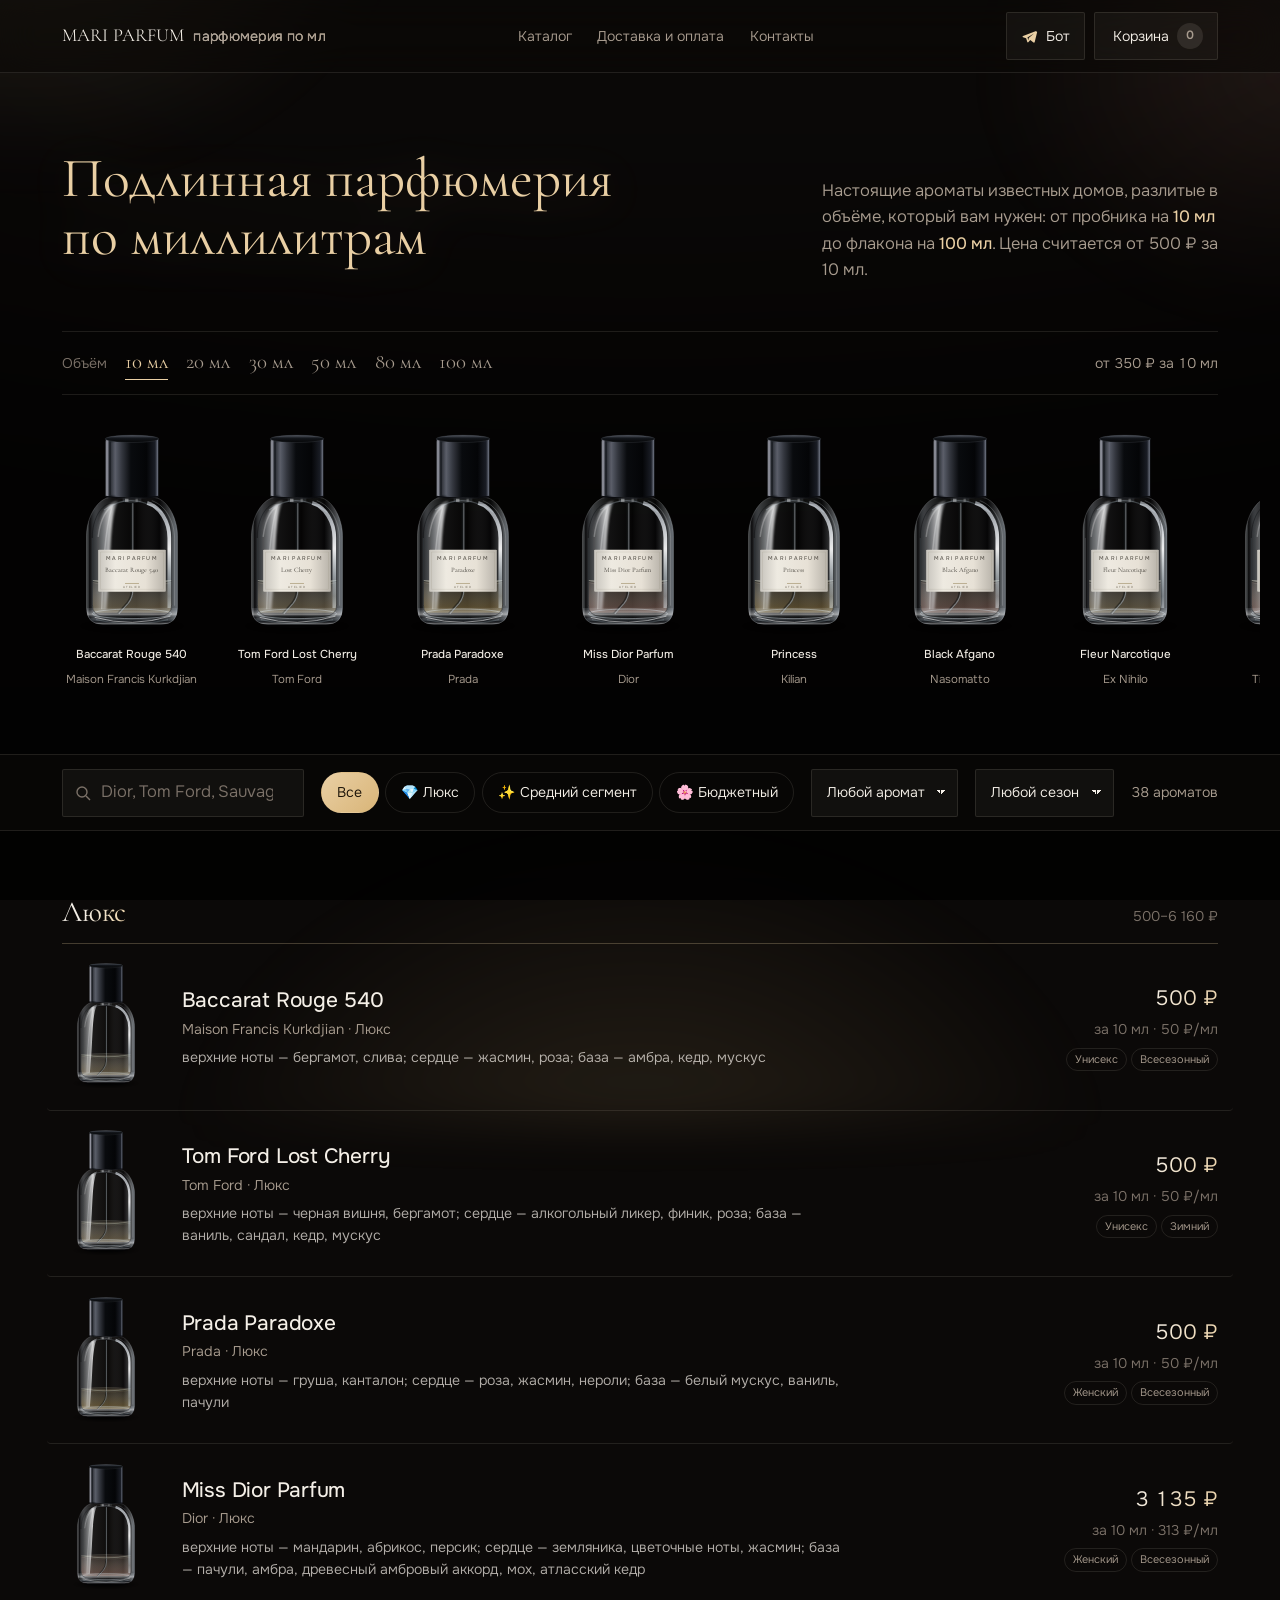
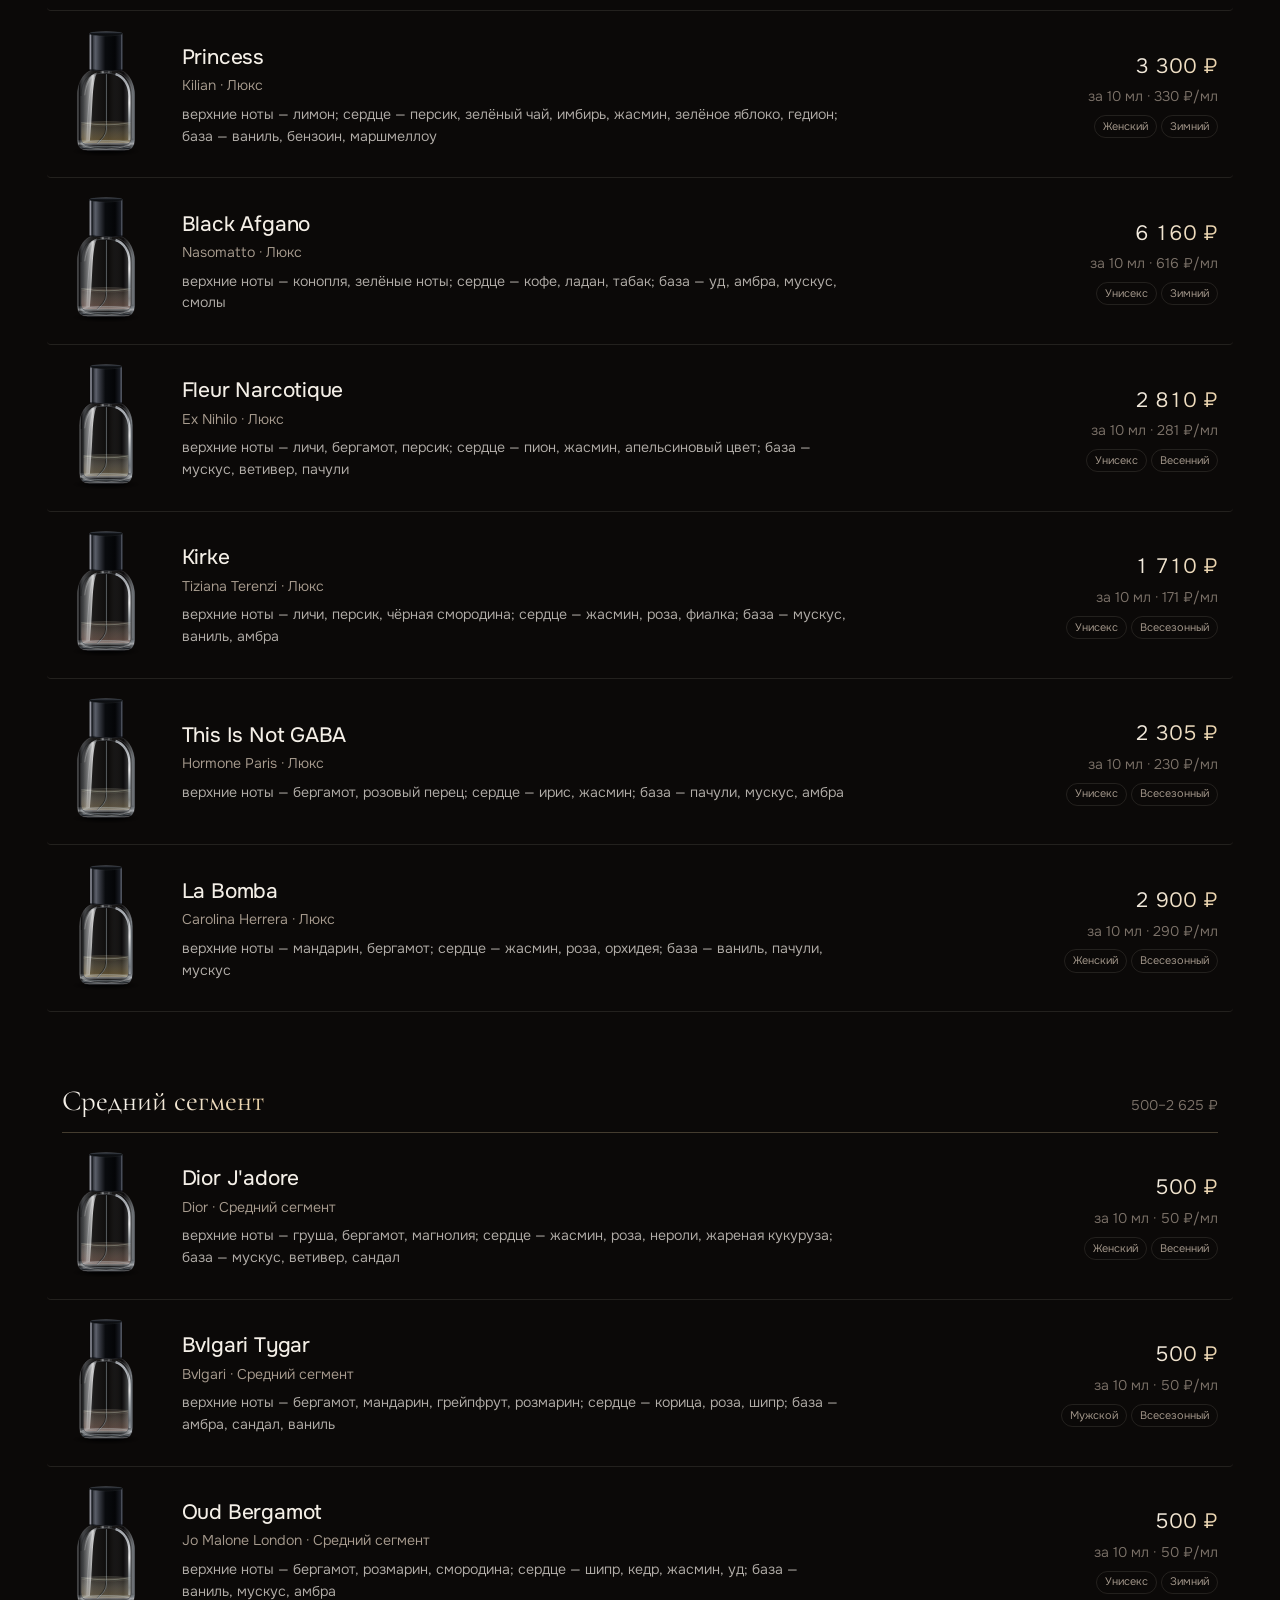
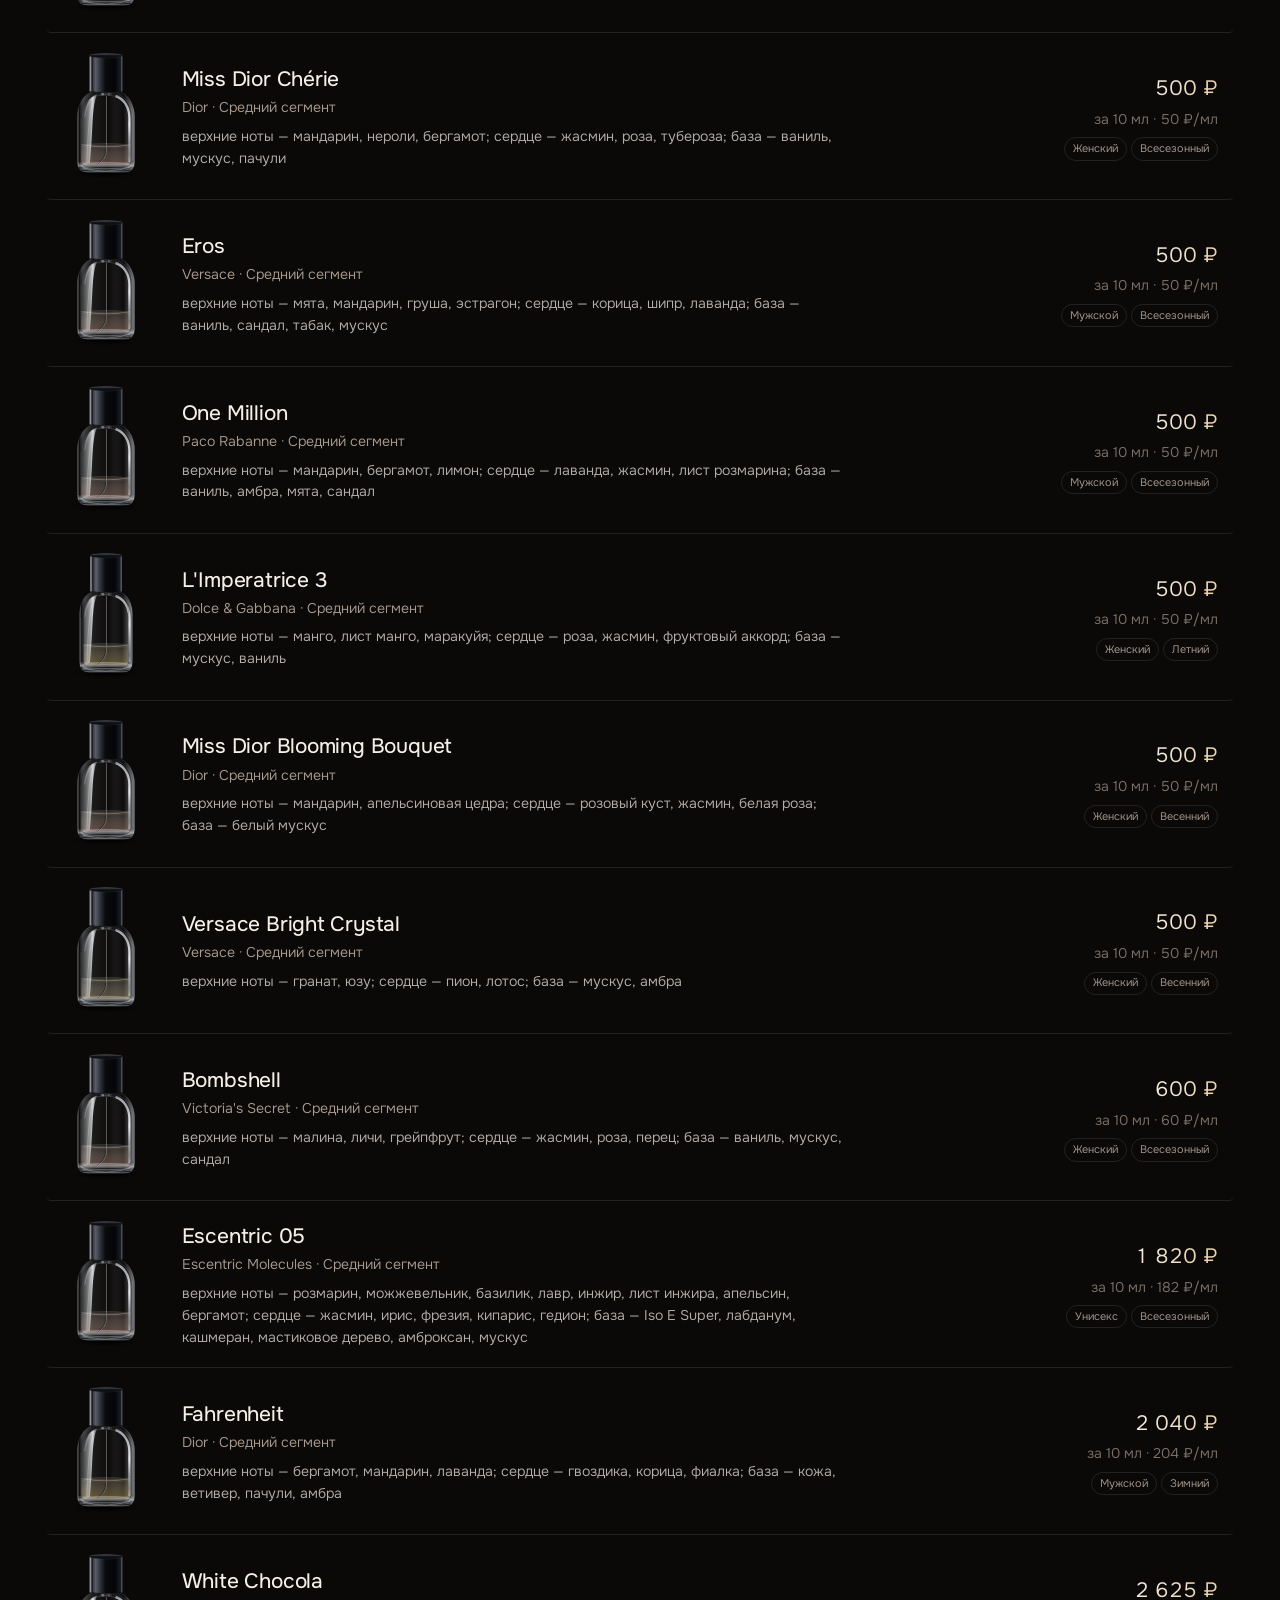
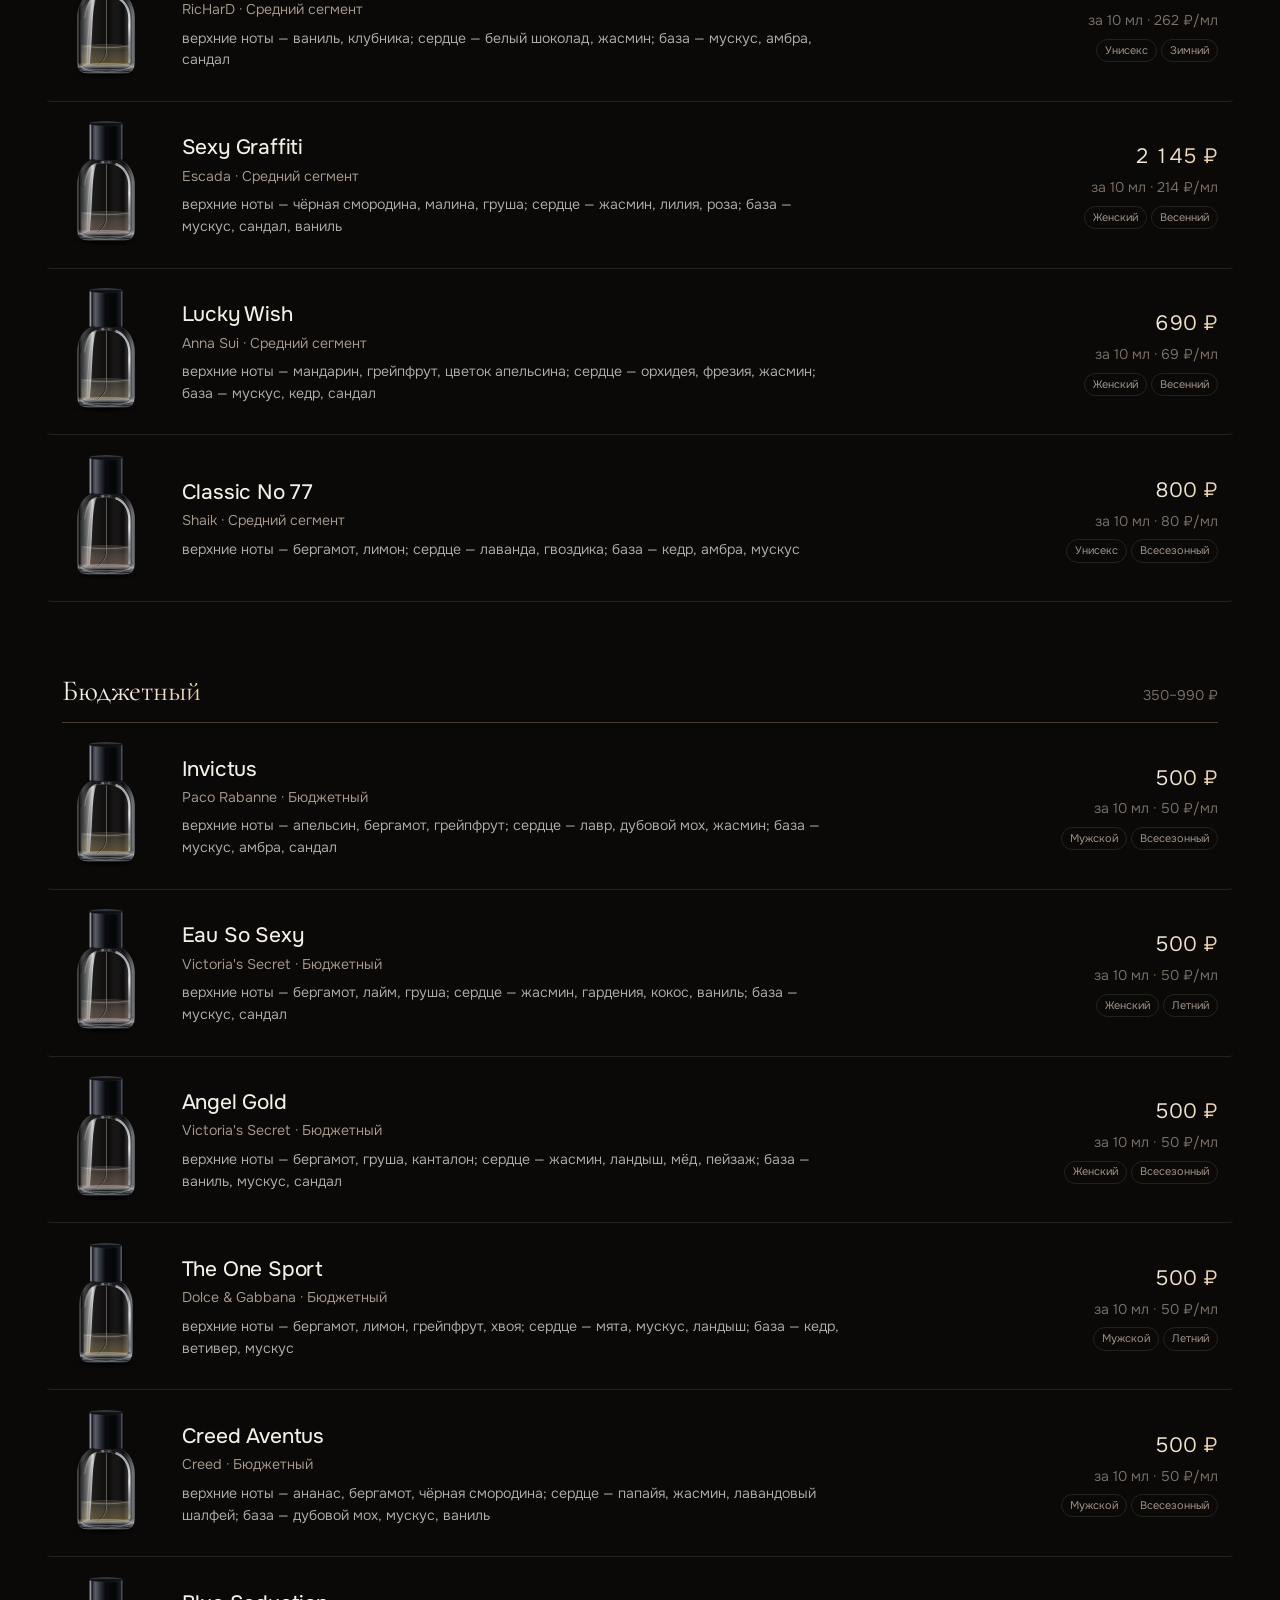
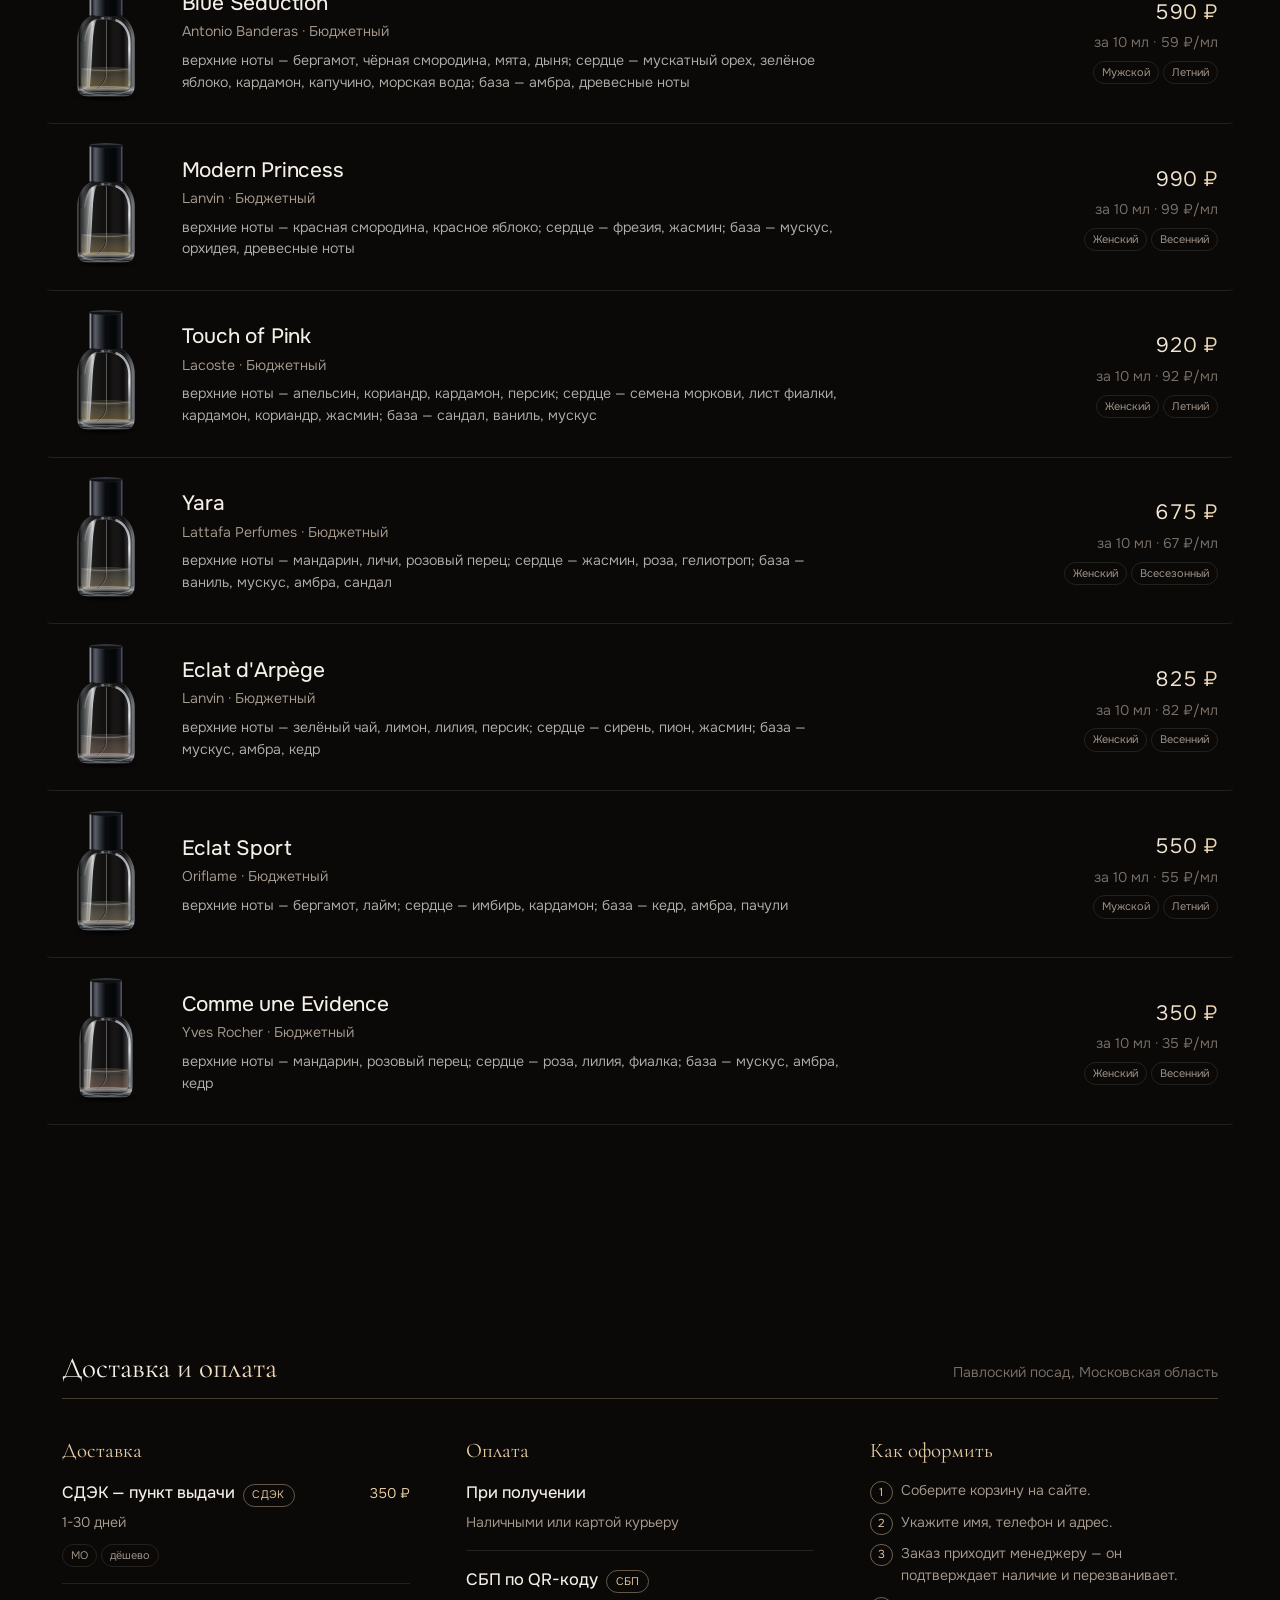
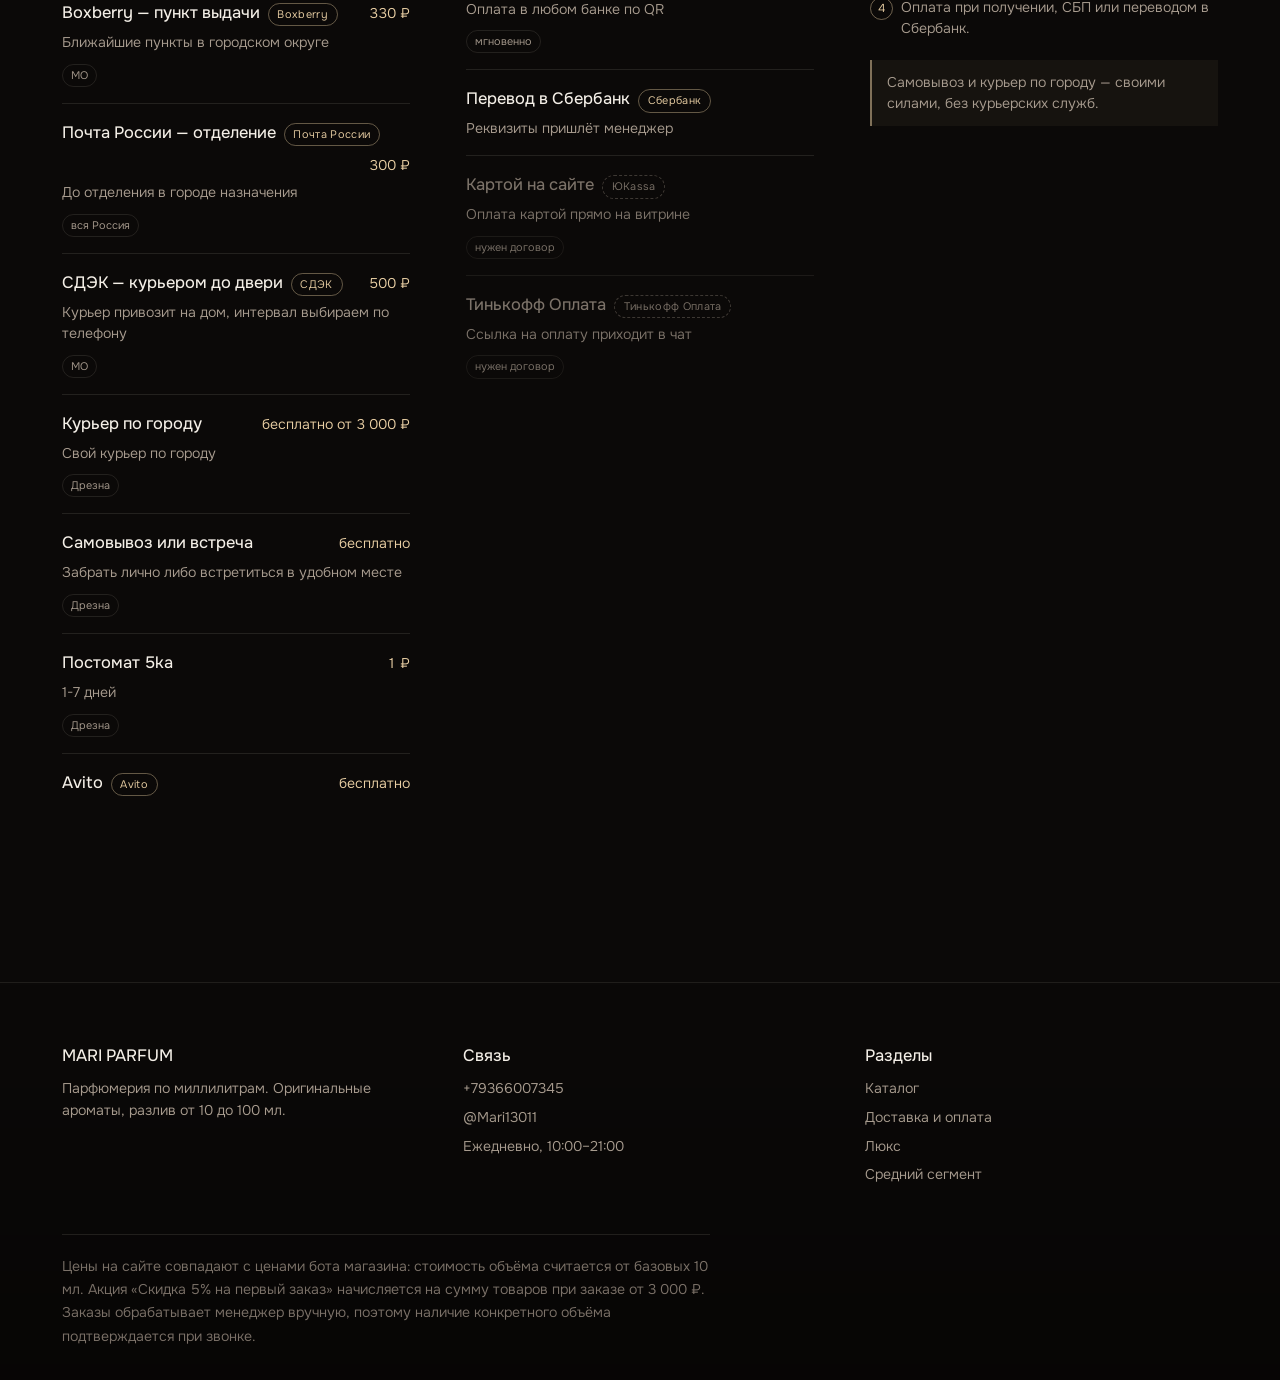
<file: index.html>
<!DOCTYPE html>
<html lang="ru">
<head>
<meta charset="utf-8">
<meta name="viewport" content="width=device-width, initial-scale=1">
<title>MARI PARFUM — парфюмерия по миллилитрам</title>
<meta name="description" content="MARI PARFUM — парфюмерия по миллилитрам: Maison Francis Kurkdjian, Tom Ford, Prada и другие дома. От 350 ₽ за 10 мл, объём от 10 до 100 мл. Город: Павлоский посад, Московская область.">
<meta name="theme-color" content="#0b0908">
<meta name="color-scheme" content="dark">
<link rel="canonical" href="https://blaise0107.github.io/mari-parfum/">
<meta property="og:type" content="website">
<meta property="og:url" content="https://blaise0107.github.io/mari-parfum/">
<meta property="og:title" content="MARI PARFUM — парфюмерия по миллилитрам">
<meta property="og:description" content="От 350 ₽ за 10 мл. Объём от 10 до 100 мл. 8 способов доставки, 3 способа оплаты. Город: Павлоский посад, Московская область.">
<link rel="icon" href="assets/favicon.svg?v=a523e1fd" type="image/svg+xml">
<link rel="preconnect" href="https://fonts.googleapis.com">
<link rel="preconnect" href="https://fonts.gstatic.com" crossorigin>
<link rel="stylesheet" href="https://fonts.googleapis.com/css2?family=Cormorant+Garamond:wght@300;400;500;600&family=Onest:wght@300;400;500;600&display=swap">
<link rel="stylesheet" href="assets/styles.css?v=a523e1fd">
<link rel="stylesheet" href="assets/flacons.css?v=a523e1fd">
<script type="application/ld+json">
{
  "@context": "https://schema.org",
  "@type": "Store",
  "name": "MARI PARFUM",
  "description": "Парфюмерия по миллилитрам: оригинальные ароматы от 10 до 100 мл",
  "priceRange": "350–6 160 ₽",
  "url": "https://blaise0107.github.io/mari-parfum",
  "areaServed": {
    "@type": "City",
    "name": "Павлоский посад"
  },
  "address": {
    "@type": "PostalAddress",
    "addressLocality": "Павлоский посад",
    "addressRegion": "Московская область",
    "addressCountry": "RU"
  },
  "telephone": "+79366007345",
  "currenciesAccepted": "RUB",
  "paymentAccepted": "При получении, СБП по QR-коду, Перевод в Сбербанк"
}
</script>
</head>
<body>

<div class="page-sheen" aria-hidden="true"></div>

<a class="skip-link" href="#catalog">Перейти к каталогу</a>

<header class="topbar">
  <div class="shell topbar__row">
    <a class="wordmark" href="./">MARI PARFUM<span class="wordmark__thin">парфюмерия по мл</span></a>
    <nav class="topbar__nav" aria-label="Основная навигация">
      <a href="#catalog">Каталог</a>
      <a href="#delivery">Доставка и оплата</a>
      <a href="#contacts">Контакты</a>
    </nav>
    <div class="topbar__actions">
    <a class="tg-link" data-bot-link href="https://t.me/Authentification_RZE_bot" target="_blank" rel="noopener"
       aria-label="Написать боту в Telegram" title="Бот-консультант в Telegram">
      <svg class="tg-link__icon" viewBox="0 0 24 24" aria-hidden="true" focusable="false">
        <path fill="currentColor" d="M21.6 4.2 2.9 11.3c-.9.35-.9 1.6.02 1.9l4.4 1.5 1.7 5.2c.25.75 1.2.9 1.7.28l2.5-2.9 4.6 3.4c.65.5 1.6.13 1.8-.7l3.4-13.9c.2-.85-.7-1.55-1.5-1.1zM9.2 13.6l9.3-5.9-7.5 6.6-.3 3.2-1.5-3.9z"/>
      </svg>
      <span class="tg-link__label">Бот</span>
    </a>
    <button class="cart-button" type="button" data-cart-open aria-label="Открыть корзину">
      Корзина
      <span class="cart-button__count" data-cart-count data-empty="true">0</span>
    </button>
    </div>
  </div>
</header>

<!-- Каталог, полка, доставка и контакты рисует скрипт. Без JavaScript
     посетитель увидел бы пустую страницу, поэтому прямо в разметке лежат
     телефон и ссылка на Telegram. Содержимое блока подставляет
     tools/build-data.mjs из settings.json — руками здесь ничего писать не
     нужно. -->
<noscript>
  <div class="noscript">
    <p class="noscript__title">Каталог и корзина работают на JavaScript</p>
    <p>Включите JavaScript — витрина покажет все 38 ароматов, цены и способы доставки. А пока можно связаться напрямую:</p>
    <ul class="noscript__list">
      <li>Телефон: <a href="tel:+79366007345">+7 936 600-73-45</a></li>
      <li>Бот в Telegram: <a href="https://t.me/Authentification_RZE_bot" target="_blank" rel="noopener">@Authentification_RZE_bot</a></li>
      <li>Менеджер: <a href="https://t.me/Mari13011" target="_blank" rel="noopener">@Mari13011</a></li>
    </ul>
  </div>
</noscript>

<!-- Плавающая кнопка: на телефоне шапку не видно без прокрутки, а заказ
     чаще оформляют именно с телефона. На широком экране она скрыта — там
     хватает кнопки в шапке. -->
<a class="tg-float" data-bot-link href="https://t.me/Authentification_RZE_bot" target="_blank" rel="noopener"
   aria-label="Написать боту в Telegram" title="Написать боту в Telegram">
  <svg class="tg-float__icon" viewBox="0 0 24 24" aria-hidden="true" focusable="false">
    <path fill="currentColor" d="M21.6 4.2 2.9 11.3c-.9.35-.9 1.6.02 1.9l4.4 1.5 1.7 5.2c.25.75 1.2.9 1.7.28l2.5-2.9 4.6 3.4c.65.5 1.6.13 1.8-.7l3.4-13.9c.2-.85-.7-1.55-1.5-1.1zM9.2 13.6l9.3-5.9-7.5 6.6-.3 3.2-1.5-3.9z"/>
  </svg>
  <span class="tg-float__label">Написать боту</span>
</a>

<main id="main">

  <!-- Полка: первое, что видит посетитель, — сами ароматы, а не рекламный заголовок -->
  <section class="shelf" aria-labelledby="shelf-title">
    <div class="shell">
      <div class="shelf__intro">
        <h1 class="shelf__title" id="shelf-title">Подлинная парфюмерия по миллилитрам</h1>
        <p class="shelf__rule">
          Настоящие ароматы известных домов, разлитые в объёме, который вам нужен:
          от пробника на <b>10 мл</b> до флакона на <b>100 мл</b>. Цена считается от 500 ₽ за 10 мл.
        </p>
      </div>
      <div class="shelf__track" id="shelf" role="list" aria-label="Ароматы в наличии"></div>
    </div>
  </section>

  <section class="filters" aria-label="Фильтры каталога">
    <div class="shell filters__row">
      <search class="search-field">
        <label class="visually-hidden" for="q">Поиск по названию или бренду</label>
        <span class="search-field__mark" aria-hidden="true">
          <svg width="16" height="16" viewBox="0 0 16 16" fill="none" stroke="currentColor" stroke-width="1.4">
            <circle cx="7" cy="7" r="5"></circle><path d="M11 11l4 4"></path>
          </svg>
        </span>
        <input type="search" id="q" name="q" placeholder="Dior, Tom Ford, Sauvage…" autocomplete="off" autocorrect="off" spellcheck="false">
      </search>

      <div class="filters__group" role="group" aria-label="Сегмент">
        <button class="chip" type="button" data-filter="segment" data-value="" aria-pressed="true">Все</button>
      </div>

      <div class="select-field">
        <label class="visually-hidden" for="gender">Аромат</label>
        <select id="gender" data-filter="gender">
          <option value="">Любой аромат</option>
          <option value="female">Женские</option>
          <option value="male">Мужские</option>
          <option value="unisex">Унисекс</option>
        </select>
      </div>

      <div class="select-field">
        <label class="visually-hidden" for="season">Сезон</label>
        <select id="season" data-filter="season">
          <option value="">Любой сезон</option>
          <option value="all">Всесезонные</option>
          <option value="summer">Летние</option>
          <option value="spring">Весенние</option>
          <option value="winter">Зимние</option>
        </select>
      </div>

      <p class="filters__count" id="count" aria-live="polite"></p>
    </div>
  </section>

  <section class="ledger shell" id="catalog" aria-label="Каталог"></section>

  <!-- Доставка и оплата -->
  <section class="ledger shell" id="delivery" aria-labelledby="delivery-title">
    <div class="ledger__heading">
      <h2 id="delivery-title">Доставка и оплата</h2>
      <span class="ledger__range" id="city-line"></span>
    </div>

    <div class="services">
      <div class="services__col">
        <h3 class="services__title">Доставка</h3>
        <ul class="services__list" id="delivery-list"></ul>
      </div>
      <div class="services__col">
        <h3 class="services__title">Оплата</h3>
        <ul class="services__list" id="payment-list"></ul>
      </div>
      <div class="services__col">
        <h3 class="services__title">Как оформить</h3>
        <ol class="services__steps">
          <li>Соберите корзину на сайте.</li>
          <li>Укажите имя, телефон и адрес.</li>
          <li>Заказ приходит менеджеру — он подтверждает наличие и перезванивает.</li>
          <li>Оплата при получении, СБП или переводом в Сбербанк.</li>
        </ol>
        <p class="services__note" id="city-note"></p>
      </div>
    </div>
  </section>

</main>

<footer class="footer" id="contacts">
  <div class="shell">
    <div class="footer__grid">
      <div>
        <h3 class="footer__title">MARI PARFUM</h3>
        <p>Парфюмерия по миллилитрам. Оригинальные ароматы, разлив от 10 до 100 мл.</p>
      </div>
      <div>
        <h3 class="footer__title">Связь</h3>
        <ul class="footer__list" id="contact-list"></ul>
      </div>
      <div>
        <h3 class="footer__title">Разделы</h3>
        <ul class="footer__list">
          <li><a href="#catalog">Каталог</a></li>
          <li><a href="#delivery">Доставка и оплата</a></li>
          <li><a href="#catalog">Люкс</a></li>
          <li><a href="#catalog">Средний сегмент</a></li>
        </ul>
      </div>
    </div>
    <p class="footer__legal">Цены на сайте совпадают с ценами бота магазина: стоимость объёма считается от базовых 10 мл. Акция «Скидка 5% на первый заказ» начисляется на сумму товаров при заказе от 3 000 ₽. Заказы обрабатывает менеджер вручную, поэтому наличие конкретного объёма подтверждается при звонке.</p>
  </div>
</footer>

<!-- ===================== Корзина ===================== -->
<dialog class="drawer" id="cart" aria-label="Корзина">
  <div class="drawer__head">
    <h2 class="drawer__title">Корзина</h2>
    <button class="icon-button" type="button" data-cart-close aria-label="Закрыть корзину">
      <svg width="18" height="18" viewBox="0 0 18 18" fill="none" stroke="currentColor" stroke-width="1.5" aria-hidden="true">
        <path d="M3 3l12 12M15 3L3 15"></path>
      </svg>
    </button>
  </div>

  <div class="drawer__body">
    <ul class="cart-list"></ul>

    <div class="cart-empty" hidden>
      <p>Здесь пока пусто.</p>
      <button class="btn" type="button" data-cart-close>Вернуться к каталогу</button>
    </div>
  </div>

  <div class="drawer__foot" hidden>
    <p class="promo"></p>

    <div class="totals">
      <div class="totals__line"><span>Товары</span><span data-total-items></span></div>
      <div class="totals__line totals__line--discount" data-total-discount hidden>
        <span>Скидка</span><span data-value></span>
      </div>
      <div class="totals__line" data-total-delivery><span>Доставка</span><span data-value></span></div>
      <div class="totals__line totals__line--sum"><span>Итого</span><span data-total-sum></span></div>
    </div>

    <button class="btn btn--plum btn--wide" type="button" data-checkout-open>Оформить заказ</button>
  </div>
</dialog>

<!-- ===================== Оформление ===================== -->
<dialog class="sheet" id="checkout" aria-label="Оформление заказа">
  <div class="sheet__head">
    <h2 class="sheet__title">Оформление заказа</h2>
    <button class="icon-button" type="button" data-checkout-close aria-label="Закрыть оформление">
      <svg width="18" height="18" viewBox="0 0 18 18" fill="none" stroke="currentColor" stroke-width="1.5" aria-hidden="true">
        <path d="M3 3l12 12M15 3L3 15"></path>
      </svg>
    </button>
  </div>

  <div class="sheet__body">
    <div data-form-panel>
      <p class="form-error" data-form-error role="status" aria-live="polite"></p>

      <form id="checkout-form" novalidate>
        <!-- Ловушка для ботов: поле скрыто от людей, ботам заполнять нечем -->
        <div class="visually-hidden" aria-hidden="true">
          <label for="website">Не заполняйте это поле</label>
          <input type="text" id="website" name="website" tabindex="-1" autocomplete="off">
        </div>

        <div class="form-stack">
          <div class="field">
            <label for="name">Имя</label>
            <input type="text" id="name" name="name" required minlength="2" maxlength="80"
                   autocomplete="name" placeholder="Как к вам обращаться">
          </div>

          <div class="field">
            <label for="phone">Телефон</label>
            <input type="tel" id="phone" name="phone" required inputmode="tel" maxlength="24"
                   autocomplete="tel" enterkeyhint="next">
            <span class="field__hint">Позвоним, чтобы подтвердить заказ и наличие.</span>
          </div>

          <div class="field">
            <label for="address">Адрес доставки</label>
            <textarea id="address" name="address" required maxlength="400"
                      autocomplete="street-address" placeholder="Город, улица, дом, квартира"></textarea>
          </div>

          <fieldset class="fieldset">
            <legend>Доставка</legend>
            <div class="fieldset__options" id="delivery-options"></div>
          </fieldset>

          <fieldset class="fieldset">
            <legend>Оплата</legend>
            <div class="fieldset__options" id="payment-options"></div>
          </fieldset>

          <div class="field">
            <label for="comment">Комментарий менеджеру</label>
            <input type="text" id="comment" name="comment" maxlength="300"
                   placeholder="Например: удобный постомат после 18:00">
          </div>
        </div>

        <div class="totals form-total">
          <div class="totals__line"><span>Доставка</span><span data-form-delivery-cost></span></div>
          <div class="totals__line totals__line--sum"><span>Итого</span><span data-form-total></span></div>
        </div>

        <button class="btn btn--plum btn--wide" type="submit" data-submit>Оформить заказ</button>
      </form>
    </div>

    <div class="order-done" data-done-panel hidden>
      <h3 class="order-done__title" data-done-title>Заказ принят</h3>
      <p class="order-done__text" data-done-text></p>
      <p class="form-error" data-done-notice hidden></p>
      <div data-order-summary></div>
      <div class="order-done__actions">
        <a class="btn btn--plum btn--wide" data-done-telegram href="#" target="_blank" rel="noopener">Отправить в Telegram</a>
        <button class="btn btn--wide" type="button" data-done-copy>Скопировать заказ</button>
        <button class="btn btn--wide" type="button" data-checkout-close>Вернуться в каталог</button>
      </div>
    </div>
  </div>
</dialog>

<div class="toast-area"></div>

<script src="assets/catalog.js?v=a523e1fd"></script>
<script src="assets/flacon.js?v=a523e1fd"></script>
<script src="assets/app.js?v=a523e1fd"></script>
<!-- shelf.js подключён ДО home.js: он подменяет MPFlacon.shelf на время
     первого рендера полки. Порядок важен, комментарий не удалять. -->
<script src="assets/shelf.js?v=a523e1fd"></script>
<script src="assets/home.js?v=a523e1fd"></script>
</body>
</html>
</file>
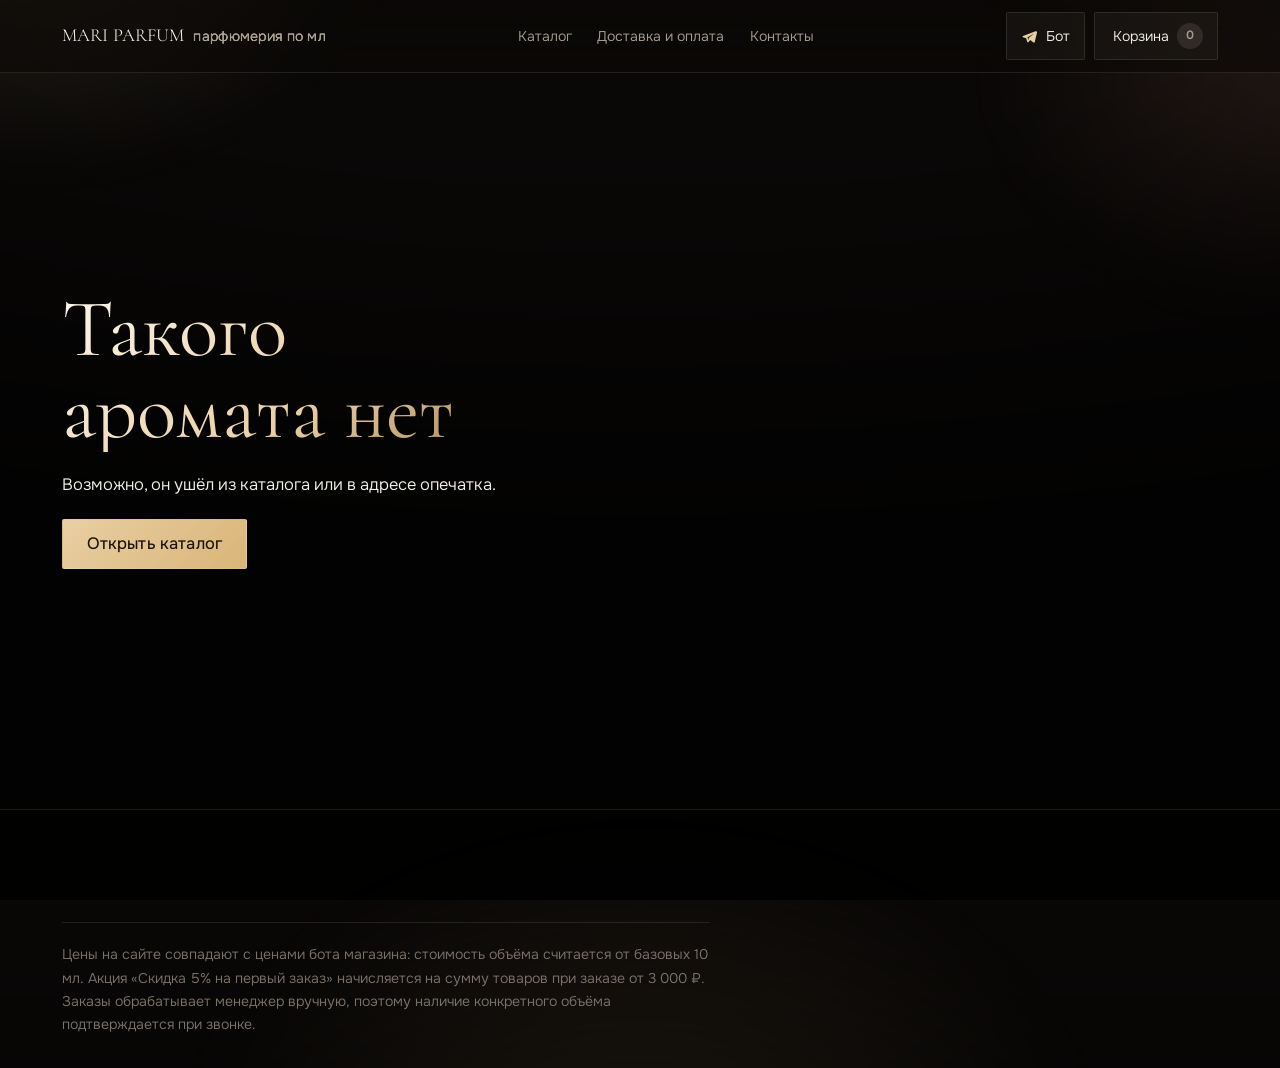
<file: product.html>
<!DOCTYPE html>
<html lang="ru">
<head>
<meta charset="utf-8">
<meta name="viewport" content="width=device-width, initial-scale=1">
<title>Аромат — MARI PARFUM</title>
<meta name="description" content="MARI PARFUM — парфюмерия по миллилитрам: Maison Francis Kurkdjian, Tom Ford, Prada и другие дома. От 350 ₽ за 10 мл, объём от 10 до 100 мл. Город: Павлоский посад, Московская область.">
<meta name="theme-color" content="#0b0908">
<meta name="color-scheme" content="dark">
<link rel="icon" href="assets/favicon.svg?v=a523e1fd" type="image/svg+xml">
<link rel="preconnect" href="https://fonts.googleapis.com">
<link rel="preconnect" href="https://fonts.gstatic.com" crossorigin>
<link rel="stylesheet" href="https://fonts.googleapis.com/css2?family=Cormorant+Garamond:wght@300;400;500;600&family=Onest:wght@300;400;500;600&display=swap">
<link rel="stylesheet" href="assets/styles.css?v=a523e1fd">
<link rel="stylesheet" href="assets/flacons.css?v=a523e1fd">
</head>
<body>

<div class="page-sheen" aria-hidden="true"></div>

<a class="skip-link" href="#dossier">Перейти к описанию</a>

<header class="topbar">
  <div class="shell topbar__row">
    <a class="wordmark" href="./">MARI PARFUM<span class="wordmark__thin">парфюмерия по мл</span></a>
    <nav class="topbar__nav" aria-label="Основная навигация">
      <a href="./#catalog">Каталог</a>
      <a href="./#delivery">Доставка и оплата</a>
      <a href="./#contacts">Контакты</a>
    </nav>
    <div class="topbar__actions">
    <a class="tg-link" data-bot-link href="https://t.me/Authentification_RZE_bot" target="_blank" rel="noopener"
       aria-label="Написать боту в Telegram" title="Бот-консультант в Telegram">
      <svg class="tg-link__icon" viewBox="0 0 24 24" aria-hidden="true" focusable="false">
        <path fill="currentColor" d="M21.6 4.2 2.9 11.3c-.9.35-.9 1.6.02 1.9l4.4 1.5 1.7 5.2c.25.75 1.2.9 1.7.28l2.5-2.9 4.6 3.4c.65.5 1.6.13 1.8-.7l3.4-13.9c.2-.85-.7-1.55-1.5-1.1zM9.2 13.6l9.3-5.9-7.5 6.6-.3 3.2-1.5-3.9z"/>
      </svg>
      <span class="tg-link__label">Бот</span>
    </a>
    <button class="cart-button" type="button" data-cart-open aria-label="Открыть корзину">
      Корзина
      <span class="cart-button__count" data-cart-count data-empty="true">0</span>
    </button>
    </div>
  </div>
</header>

<!-- Страница товара тоже рисует скрипт: без JavaScript останется пустое
     место. Контакты лежат в разметке, их подставляет tools/build-data.mjs. -->
<noscript>
  <div class="noscript">
    <p class="noscript__title">Каталог и корзина работают на JavaScript</p>
    <p>Включите JavaScript — витрина покажет все 38 ароматов, цены и способы доставки. А пока можно связаться напрямую:</p>
    <ul class="noscript__list">
      <li>Телефон: <a href="tel:+79366007345">+7 936 600-73-45</a></li>
      <li>Бот в Telegram: <a href="https://t.me/Authentification_RZE_bot" target="_blank" rel="noopener">@Authentification_RZE_bot</a></li>
      <li>Менеджер: <a href="https://t.me/Mari13011" target="_blank" rel="noopener">@Mari13011</a></li>
    </ul>
  </div>
</noscript>

<!-- Плавающая кнопка — только на телефоне, где шапка не в поле зрения. -->
<a class="tg-float" data-bot-link href="https://t.me/Authentification_RZE_bot" target="_blank" rel="noopener"
   aria-label="Написать боту в Telegram" title="Написать боту в Telegram">
  <svg class="tg-float__icon" viewBox="0 0 24 24" aria-hidden="true" focusable="false">
    <path fill="currentColor" d="M21.6 4.2 2.9 11.3c-.9.35-.9 1.6.02 1.9l4.4 1.5 1.7 5.2c.25.75 1.2.9 1.7.28l2.5-2.9 4.6 3.4c.65.5 1.6.13 1.8-.7l3.4-13.9c.2-.85-.7-1.55-1.5-1.1zM9.2 13.6l9.3-5.9-7.5 6.6-.3 3.2-1.5-3.9z"/>
  </svg>
  <span class="tg-float__label">Написать боту</span>
</a>

<main id="main" class="shell">
  <nav class="crumbs" id="crumbs" aria-label="Хлебные крошки"></nav>
  <article class="product" id="product"></article>
  <section class="related" id="related" hidden>
    <h2 class="related__title">Похожие ароматы</h2>
    <div class="ledger__list" id="related-list"></div>
  </section>
</main>

<footer class="footer" id="contacts">
  <div class="shell">
    <p class="footer__legal">Цены на сайте совпадают с ценами бота магазина: стоимость объёма считается от базовых 10 мл. Акция «Скидка 5% на первый заказ» начисляется на сумму товаров при заказе от 3 000 ₽. Заказы обрабатывает менеджер вручную, поэтому наличие конкретного объёма подтверждается при звонке.</p>
  </div>
</footer>

<!-- ===================== Корзина ===================== -->
<dialog class="drawer" id="cart" aria-label="Корзина">
  <div class="drawer__head">
    <h2 class="drawer__title">Корзина</h2>
    <button class="icon-button" type="button" data-cart-close aria-label="Закрыть корзину">
      <svg width="18" height="18" viewBox="0 0 18 18" fill="none" stroke="currentColor" stroke-width="1.5" aria-hidden="true">
        <path d="M3 3l12 12M15 3L3 15"></path>
      </svg>
    </button>
  </div>

  <div class="drawer__body">
    <ul class="cart-list"></ul>
    <div class="cart-empty" hidden>
      <p>Здесь пока пусто.</p>
      <button class="btn" type="button" data-cart-close>Вернуться к каталогу</button>
    </div>
  </div>

  <div class="drawer__foot" hidden>
    <p class="promo"></p>
    <div class="totals">
      <div class="totals__line"><span>Товары</span><span data-total-items></span></div>
      <div class="totals__line totals__line--discount" data-total-discount hidden>
        <span>Скидка</span><span data-value></span>
      </div>
      <div class="totals__line" data-total-delivery><span>Доставка</span><span data-value></span></div>
      <div class="totals__line totals__line--sum"><span>Итого</span><span data-total-sum></span></div>
    </div>
    <button class="btn btn--plum btn--wide" type="button" data-checkout-open>Оформить заказ</button>
  </div>
</dialog>

<!-- ===================== Оформление ===================== -->
<dialog class="sheet" id="checkout" aria-label="Оформление заказа">
  <div class="sheet__head">
    <h2 class="sheet__title">Оформление заказа</h2>
    <button class="icon-button" type="button" data-checkout-close aria-label="Закрыть оформление">
      <svg width="18" height="18" viewBox="0 0 18 18" fill="none" stroke="currentColor" stroke-width="1.5" aria-hidden="true">
        <path d="M3 3l12 12M15 3L3 15"></path>
      </svg>
    </button>
  </div>

  <div class="sheet__body">
    <div data-form-panel>
      <p class="form-error" data-form-error role="status" aria-live="polite"></p>

      <form id="checkout-form" novalidate>
        <div class="visually-hidden" aria-hidden="true">
          <label for="website">Не заполняйте это поле</label>
          <input type="text" id="website" name="website" tabindex="-1" autocomplete="off">
        </div>

        <div class="form-stack">
          <div class="field">
            <label for="name">Имя</label>
            <input type="text" id="name" name="name" required minlength="2" maxlength="80" autocomplete="name" placeholder="Как к вам обращаться">
          </div>
          <div class="field">
            <label for="phone">Телефон</label>
            <input type="tel" id="phone" name="phone" required inputmode="tel" maxlength="24" autocomplete="tel" enterkeyhint="next">
            <span class="field__hint">Позвоним, чтобы подтвердить заказ и наличие.</span>
          </div>
          <div class="field">
            <label for="address">Адрес доставки</label>
            <textarea id="address" name="address" required maxlength="400" autocomplete="street-address" placeholder="Город, улица, дом, квартира"></textarea>
          </div>
          <fieldset class="fieldset">
            <legend>Доставка</legend>
            <div class="fieldset__options" id="delivery-options"></div>
          </fieldset>
          <fieldset class="fieldset">
            <legend>Оплата</legend>
            <div class="fieldset__options" id="payment-options"></div>
          </fieldset>
          <div class="field">
            <label for="comment">Комментарий менеджеру</label>
            <input type="text" id="comment" name="comment" maxlength="300" placeholder="Например: удобный постомат после 18:00">
          </div>
        </div>

        <div class="totals form-total">
          <div class="totals__line"><span>Доставка</span><span data-form-delivery-cost></span></div>
          <div class="totals__line totals__line--sum"><span>Итого</span><span data-form-total></span></div>
        </div>

        <button class="btn btn--plum btn--wide" type="submit" data-submit>Оформить заказ</button>
      </form>
    </div>

    <div class="order-done" data-done-panel hidden>
      <h3 class="order-done__title" data-done-title>Заказ принят</h3>
      <p class="order-done__text" data-done-text></p>
      <p class="form-error" data-done-notice hidden></p>
      <div data-order-summary></div>
      <div class="order-done__actions">
        <a class="btn btn--plum btn--wide" data-done-telegram href="#" target="_blank" rel="noopener">Отправить в Telegram</a>
        <button class="btn btn--wide" type="button" data-done-copy>Скопировать заказ</button>
        <button class="btn btn--wide" type="button" data-checkout-close>Вернуться в каталог</button>
      </div>
    </div>
  </div>
</dialog>

<div class="toast-area"></div>

<script src="assets/catalog.js?v=a523e1fd"></script>
<script src="assets/flacon.js?v=a523e1fd"></script>
<script src="assets/app.js?v=a523e1fd"></script>
<script src="assets/product.js?v=a523e1fd"></script>
</body>
</html>
</file>
<file: assets/styles.css>
/* =========================================================================
   MARI PARFUM — «ателье»

   Глубокая тёплая база, шампанское золото, стекло. Флаконы светятся,
   фон дышит, цена пересчитывается вслух цифрами.

   Движение живёт только там, где оно отвечает действию человека:
   наведение, добавление в корзину, открытие окна. Никаких фоновых
   плясок ради плясок — их всё выключает prefers-reduced-motion.
   ========================================================================= */

@property --aurora {
  syntax: "<angle>";
  inherits: false;
  initial-value: 0deg;
}

@property --pour {
  syntax: "<percentage>";
  inherits: false;
  initial-value: 34%;
}

:root {
  --ink: #0b0908;
  --surface: #14100d;
  --surface-2: #1c1713;
  --glass: rgba(255, 246, 234, 0.045);
  --glass-line: rgba(255, 243, 226, 0.1);

  --champagne: #e9cfa4;
  --gold: #d9b578;
  --rose: #c98a76;

  --text: #f4efe7;
  --muted: #a89c8f;
  --dim: #7b7168;

  --step--1: clamp(0.82rem, 0.8rem + 0.1vw, 0.89rem);
  --step-0: clamp(0.95rem, 0.92rem + 0.15vw, 1.03rem);
  --step-1: clamp(1.12rem, 1.05rem + 0.35vw, 1.3rem);
  --step-2: clamp(1.4rem, 1.22rem + 0.75vw, 1.85rem);
  --step-3: clamp(1.8rem, 1.35rem + 1.9vw, 2.9rem);
  --step-4: clamp(2.6rem, 1.5rem + 4.5vw, 5.4rem);

  --gutter: clamp(1.15rem, 0.6rem + 2.5vw, 3.5rem);
  --measure: 74ch;
  --shell: 1240px;

  --ease: cubic-bezier(0.22, 0.68, 0.24, 1);
  --ease-out: cubic-bezier(0.16, 1, 0.3, 1);
  --ease-spring: cubic-bezier(0.34, 1.46, 0.64, 1);
  --tap: 48px;

  --glow: 0 0 0 1px rgba(233, 207, 164, 0.14), 0 18px 48px -22px rgba(233, 207, 164, 0.32);
  --glow-soft: 0 0 90px -30px rgba(233, 207, 164, 0.5);

  --font-display: "Prata", "Times New Roman", serif;
  --font-ui: "Onest", system-ui, -apple-system, "Segoe UI", sans-serif;

  color-scheme: dark;
}

/* ---------- сброс ---------- */

*,
*::before,
*::after {
  box-sizing: border-box;
}

html {
  -webkit-text-size-adjust: 100%;
  scroll-behavior: smooth;
  scroll-padding-top: 5.5rem;
}

body {
  margin: 0;
  min-height: 100dvh;
  background: var(--ink);
  color: var(--text);
  font-family: var(--font-ui);
  font-size: var(--step-0);
  font-weight: 350;
  line-height: 1.6;
  -webkit-font-smoothing: antialiased;
  text-rendering: optimizeLegibility;
  overflow-x: hidden;
}

/* Живой фон: три пятна тёплого света, медленно вращающиеся по градиенту.
   Размытие дорогое, поэтому фон не анимируется на медленных устройствах. */
body::before {
  content: "";
  position: fixed;
  inset: -25%;
  z-index: -2;
  background:
    radial-gradient(38rem 30rem at 18% 8%, rgba(233, 207, 164, 0.15), transparent 62%),
    radial-gradient(32rem 26rem at 84% 22%, rgba(201, 138, 118, 0.13), transparent 60%),
    radial-gradient(46rem 34rem at 50% 104%, rgba(217, 181, 120, 0.14), transparent 64%);
  filter: blur(24px);
  animation: aurora 42s var(--ease) infinite;
  will-change: transform;
}

/* Виньетка и вертикальная шкала — «свет сверху», как в витрине. */
body::after {
  content: "";
  position: fixed;
  inset: 0;
  z-index: -1;
  pointer-events: none;
  background:
    radial-gradient(120% 70% at 50% -10%, transparent 45%, rgba(0, 0, 0, 0.55) 100%),
    linear-gradient(to bottom, transparent 0, rgba(0, 0, 0, 0.28) 45%, rgba(0, 0, 0, 0.5) 100%);
}

@keyframes aurora {
  0% {
    transform: rotate(0deg) scale(1);
  }
  50% {
    transform: rotate(12deg) scale(1.12);
  }
  100% {
    transform: rotate(0deg) scale(1);
  }
}

body.is-locked {
  overflow: hidden;
}

h1,
h2,
h3 {
  margin: 0;
  font-weight: 400;
  line-height: 1.14;
}

p {
  margin: 0;
}

ul,
ol {
  margin: 0;
  padding: 0;
  list-style: none;
}

img,
svg {
  display: block;
  max-width: 100%;
}

button,
input,
select,
textarea {
  font: inherit;
  color: inherit;
}

a {
  color: inherit;
}

:focus-visible {
  outline: 2px solid var(--champagne);
  outline-offset: 3px;
  border-radius: 3px;
}

::selection {
  background: var(--champagne);
  color: var(--ink);
}

::placeholder {
  color: var(--dim);
}

/* Полоса прокрутки — часть темы, а не системный серый. */
* {
  scrollbar-color: color-mix(in srgb, var(--champagne) 28%, transparent) transparent;
  scrollbar-width: thin;
}

.visually-hidden {
  position: absolute;
  clip-path: inset(50%);
  overflow: hidden;
  width: 1px;
  height: 1px;
  margin: -1px;
  padding: 0;
  border: 0;
  white-space: nowrap;
}

.shell {
  width: 100%;
  max-width: var(--shell);
  margin-inline: auto;
  padding-inline: var(--gutter);
}

/* Появление секций при прокрутке.

   Важно: элемент виден по умолчанию. Скрывает его только класс
   .reveal-ready на <html>, который ставит скрипт. Если JS не запустился,
   наблюдатель не сработал или браузер не знает IntersectionObserver —
   каталог всё равно читается, а не исчезает. */
.reveal-ready .reveal:not(.is-in) {
  opacity: 0;
  translate: 0 26px;
}

.reveal {
  transition: opacity 0.7s var(--ease-out), translate 0.7s var(--ease-out);
  transition-delay: var(--reveal-delay, 0ms);
}

.reveal.is-in {
  opacity: 1;
  translate: 0 0;
}

/* Там, где умеет сам браузер, анимацию ведёт CSS без скриптов. */
@supports (animation-timeline: view()) {
  .reveal,
  .reveal-ready .reveal:not(.is-in) {
    opacity: 1;
    translate: none;
    animation: reveal-in linear both;
    animation-timeline: view();
    animation-range: entry 0% entry 45%;
  }
}

@keyframes reveal-in {
  from {
    opacity: 0;
    translate: 0 26px;
  }
  to {
    opacity: 1;
    translate: 0 0;
  }
}

.skip-link {
  position: absolute;
  inset-inline-start: var(--gutter);
  inset-block-start: -4rem;
  z-index: 60;
  padding: 0.7rem 1.1rem;
  border-radius: 4px;
  background: var(--champagne);
  color: var(--ink);
  text-decoration: none;
  transition: inset-block-start 0.2s var(--ease);
}

.skip-link:focus-visible {
  inset-block-start: 0.75rem;
}

/* ---------- шапка ---------- */

.topbar {
  position: sticky;
  top: 0;
  z-index: 40;
  background: color-mix(in srgb, var(--ink) 62%, transparent);
  backdrop-filter: blur(18px) saturate(1.4);
  border-bottom: 1px solid var(--glass-line);
}

.topbar__row {
  display: flex;
  align-items: center;
  gap: clamp(1rem, 3vw, 3rem);
  min-height: 4.5rem;
}

.wordmark {
  display: inline-flex;
  align-items: baseline;
  gap: 0.55rem;
  min-width: 0;
  font-family: var(--font-display);
  font-size: 1.15rem;
  letter-spacing: 0.01em;
  text-decoration: none;
  white-space: nowrap;
  background: linear-gradient(100deg, var(--text) 20%, var(--champagne) 55%, var(--text) 80%);
  background-size: 220% 100%;
  -webkit-background-clip: text;
  background-clip: text;
  color: transparent;
  animation: sheen 9s var(--ease) infinite;
}

@keyframes sheen {
  0%,
  100% {
    background-position: 120% 0;
  }
  50% {
    background-position: -20% 0;
  }
}

.wordmark__thin {
  font-family: var(--font-ui);
  font-size: var(--step--1);
  color: var(--muted);
  letter-spacing: 0.02em;
  -webkit-text-fill-color: currentColor;
}

.topbar__nav {
  display: flex;
  gap: clamp(1rem, 2vw, 2rem);
  margin-inline-start: auto;
  font-size: var(--step--1);
}

.topbar__nav a {
  position: relative;
  padding-block: 0.35rem;
  color: var(--muted);
  text-decoration: none;
  transition: color 0.2s var(--ease);
}

/* Подчёркивание вырастает из под текста, а не появляется целиком. */
.topbar__nav a::after {
  content: "";
  position: absolute;
  inset-inline: 0;
  inset-block-end: 0;
  height: 1px;
  background: linear-gradient(90deg, transparent, var(--champagne), transparent);
  scale: 0 1;
  transition: scale 0.32s var(--ease-out);
}

.topbar__nav a:hover {
  color: var(--text);
}

.topbar__nav a:hover::after {
  scale: 1 1;
}

@media (max-width: 720px) {
  .topbar__nav {
    display: none;
  }
}

/* ---------- кнопки ---------- */

.btn {
  position: relative;
  display: inline-flex;
  align-items: center;
  justify-content: center;
  gap: 0.55rem;
  min-height: var(--tap);
  padding: 0.7rem 1.5rem;
  overflow: hidden;
  border: 1px solid var(--glass-line);
  border-radius: 2px;
  background: var(--glass);
  color: var(--text);
  font-size: var(--step-0);
  font-weight: 450;
  letter-spacing: 0.01em;
  text-decoration: none;
  cursor: pointer;
  isolation: isolate;
  transition: border-color 0.25s var(--ease), color 0.25s var(--ease),
    background-color 0.25s var(--ease), transform 0.25s var(--ease-spring), opacity 0.2s var(--ease);
}

/* Мягкий блик, пробегающий по кнопке при наведении. */
.btn::before {
  content: "";
  position: absolute;
  inset: 0;
  z-index: -1;
  background: radial-gradient(14rem 6rem at var(--mx, 50%) var(--my, 50%), rgba(233, 207, 164, 0.3), transparent 70%);
  opacity: 0;
  transition: opacity 0.3s var(--ease);
}

.btn:hover {
  border-color: color-mix(in srgb, var(--champagne) 55%, transparent);
  color: var(--text);
  transform: translateY(-1px);
}

.btn:hover::before {
  opacity: 1;
}

.btn:active {
  transform: translateY(0) scale(0.99);
}

.btn--solid {
  border-color: transparent;
  background: linear-gradient(135deg, var(--champagne), var(--gold));
  color: #1a1207;
}

.btn--solid:hover {
  background: linear-gradient(135deg, #f2dcb6, var(--champagne));
}

.btn--plum {
  border-color: transparent;
  background: linear-gradient(135deg, var(--rose), var(--gold));
  color: #1a1008;
}

.btn--plum:hover {
  background: linear-gradient(135deg, #d99a85, #e6c48c);
}

.btn--wide {
  width: 100%;
}

.btn[disabled] {
  opacity: 0.45;
  cursor: not-allowed;
  transform: none;
}

/* Действия в правом конце шапки: кнопка бота и корзина.
   Раньше корзина сама прижималась к правому краю отступом auto. Теперь это
   делает общий блок, а кнопка бота может появиться и исчезнуть, не сдвигая
   корзину: пустое место внутри блока просто не занимается. */
.topbar__actions {
  display: inline-flex;
  flex: none;
  align-items: center;
  gap: 0.55rem;
  margin-inline-start: auto;
}

.tg-link {
  display: inline-flex;
  flex: none;
  align-items: center;
  gap: 0.5rem;
  min-height: var(--tap);
  padding: 0.5rem 0.9rem;
  border: 1px solid var(--glass-line);
  border-radius: 2px;
  background: var(--glass);
  color: var(--text);
  font-size: var(--step--1);
  text-decoration: none;
  white-space: nowrap;
  transition: border-color 0.25s var(--ease), background-color 0.25s var(--ease),
    color 0.25s var(--ease);
}

.tg-link:hover {
  border-color: color-mix(in srgb, var(--champagne) 50%, transparent);
  background: color-mix(in srgb, var(--champagne) 8%, transparent);
  color: var(--champagne);
}

.tg-link__icon {
  width: 1.05rem;
  height: 1.05rem;
  flex: none;
  color: var(--champagne);
}

/* Внутри блока корзина сама себя не прижимает — это делает .topbar__actions */
.topbar__actions .cart-button {
  margin-inline-start: 0;
}

/* Плавающая кнопка — только на телефоне.
   На телефоне шапка уезжает вверх при первом же прокрутке, а заказ чаще
   всего оформляют именно с телефона: кнопка должна быть под рукой всегда.
   На широком экране она скрыта, чтобы не спорить с кнопкой в шапке. */
.tg-float {
  position: fixed;
  right: max(1rem, env(safe-area-inset-right));
  bottom: max(1rem, env(safe-area-inset-bottom));
  z-index: 35;
  display: none;
  align-items: center;
  gap: 0.55rem;
  min-height: 3.25rem;
  padding: 0.65rem 1.1rem;
  border: 1px solid color-mix(in srgb, var(--champagne) 34%, transparent);
  border-radius: 999px;
  background: color-mix(in srgb, var(--ink) 82%, transparent);
  backdrop-filter: blur(16px) saturate(1.3);
  box-shadow: 0 12px 34px rgba(0, 0, 0, 0.45);
  color: var(--text);
  font-size: var(--step--1);
  text-decoration: none;
  white-space: nowrap;
  transition: border-color 0.25s var(--ease), transform 0.25s var(--ease);
}

.tg-float:hover {
  border-color: color-mix(in srgb, var(--champagne) 62%, transparent);
  transform: translateY(-2px);
}

.tg-float__icon {
  width: 1.2rem;
  height: 1.2rem;
  flex: none;
  color: var(--champagne);
}

@media (max-width: 860px) {
  .tg-float {
    display: inline-flex;
  }
}

/* Пока открыта корзина или оформление, плавающая кнопка мешает: она лежит
   внизу экрана, где у оформления стоит кнопка «Далее». На время диалога
   кнопка исчезает целиком — так надёжнее, чем спорить с порядком наложения. */
body.is-locked .tg-float {
  display: none;
}

/* На узком экране подпись у кнопки в шапке не помещается — остаётся знак.
   Подпись у плавающей, наоборот, остаётся: там есть место, и она сразу
   говорит, куда нажали. */
@media (max-width: 520px) {
  .tg-link__label {
    display: none;
  }

  .tg-link {
    padding: 0.5rem 0.75rem;
  }
}

@media (max-width: 380px) {
  .tg-float__label {
    display: none;
  }

  .tg-float {
    padding: 0.75rem;
  }
}

.cart-button {
  position: relative;
  display: inline-flex;
  flex: none;
  align-items: center;
  gap: 0.55rem;
  min-height: var(--tap);
  margin-inline-start: auto;
  padding: 0.5rem 0.9rem 0.5rem 1.1rem;
  border: 1px solid var(--glass-line);
  border-radius: 2px;
  background: var(--glass);
  font-size: var(--step--1);
  cursor: pointer;
  overflow: hidden;
  transition: border-color 0.25s var(--ease), background-color 0.25s var(--ease);
}

.cart-button:hover {
  border-color: color-mix(in srgb, var(--champagne) 50%, transparent);
  background: color-mix(in srgb, var(--champagne) 8%, transparent);
}

.cart-button__count {
  display: inline-grid;
  place-items: center;
  min-width: 1.6rem;
  height: 1.6rem;
  padding-inline: 0.35rem;
  border-radius: 999px;
  background: linear-gradient(135deg, var(--champagne), var(--gold));
  color: #1a1207;
  font-size: 0.75rem;
  font-weight: 600;
  font-variant-numeric: tabular-nums;
  transition: transform 0.3s var(--ease-spring);
}

.cart-button__count[data-empty="true"] {
  background: var(--glass-line);
  color: var(--muted);
}

.cart-button.is-bumped .cart-button__count {
  animation: bump 0.45s var(--ease-spring);
}

@keyframes bump {
  35% {
    transform: scale(1.35);
  }
}

/* Подпись вордмарка — первое, что приносится в жертву узкому экрану:
   она выталкивала кнопку корзины за правый край. */
@media (max-width: 520px) {
  .wordmark__thin {
    display: none;
  }
}

/* ---------- витрина-полка ---------- */

.shelf {
  position: relative;
  padding-block: clamp(2.5rem, 6vw, 5rem) clamp(1.5rem, 3vw, 3rem);
}

.shelf__intro {
  display: flex;
  flex-wrap: wrap;
  align-items: baseline;
  justify-content: space-between;
  gap: 1rem 2.5rem;
  margin-bottom: clamp(1.5rem, 4vw, 3rem);
}

.shelf__title {
  max-width: 22ch;
  font-family: var(--font-display);
  font-size: var(--step-3);
  text-wrap: balance;
  background: linear-gradient(170deg, #fdf6ea 10%, var(--champagne) 55%, #b08a58 100%);
  -webkit-background-clip: text;
  background-clip: text;
  color: transparent;
  filter: drop-shadow(0 6px 26px rgba(233, 207, 164, 0.18));
}

.shelf__rule {
  max-width: 36ch;
  color: var(--muted);
  font-size: var(--step-0);
}

.shelf__rule b {
  color: var(--champagne);
  font-weight: 450;
}

.shelf__track {
  display: grid;
  grid-auto-flow: column;
  grid-auto-columns: clamp(96px, 13vw, 140px);
  gap: clamp(0.75rem, 2vw, 1.6rem);
  overflow-x: auto;
  padding-block: 1.5rem 1.25rem;
  margin-inline: calc(var(--gutter) * -1);
  padding-inline: var(--gutter);
  scroll-snap-type: x proximity;
}

/* Обёртка одного флакона на полке. Нужна для role="listitem": роль list
   требует, чтобы прямыми детьми списка были элементы списка. При этом
   прилипание к прокрутке работает только по прямым детям прокручиваемой
   области — поэтому scroll-snap-align живёт здесь, а не на ссылке. */
.shelf__slot {
  scroll-snap-align: center;
}

.shelf__item {
  display: grid;
  gap: 0.55rem;
  justify-items: center;
  text-align: center;
  text-decoration: none;
}

.shelf__item .flacon {
  width: 100%;
  filter: drop-shadow(0 16px 22px rgba(0, 0, 0, 0.55));
  transition: transform 0.5s var(--ease-spring), filter 0.5s var(--ease);
}

.shelf__item:hover .flacon {
  transform: translateY(-10px) scale(1.05);
  filter: drop-shadow(0 26px 30px rgba(0, 0, 0, 0.6)) drop-shadow(0 0 26px var(--glow-soft));
}

.shelf__caption {
  display: grid;
  gap: 0.1rem;
  min-height: 4.2em;
  font-size: 0.72rem;
  line-height: 1.4;
  color: var(--muted);
}

.shelf__caption b {
  font-weight: 450;
  color: var(--text);
  overflow-wrap: anywhere;
}

.shelf__caption span {
  overflow-wrap: anywhere;
}

/* ---------- флакон ---------- */

.flacon {
  --level: 0.34;
  position: relative;
  aspect-ratio: 3 / 4.4;
}

.flacon svg {
  width: 100%;
  height: 100%;
  overflow: visible;
}

.flacon__level {
  transform-origin: 50% 100%;
  transform: scaleY(var(--level));
  transition: transform 0.75s var(--ease-spring);
}

.flacon__shine {
  transform-origin: 50% 40%;
  animation: sheen-glass 7s var(--ease) infinite;
}

@keyframes sheen-glass {
  0%,
  100% {
    opacity: 0.5;
  }
  50% {
    opacity: 0.9;
  }
}

/* ---------- фильтры ---------- */

.filters {
  position: sticky;
  top: 4.5rem;
  z-index: 30;
  padding-block: 0.85rem;
  background: color-mix(in srgb, var(--ink) 70%, transparent);
  backdrop-filter: blur(16px) saturate(1.3);
  border-block: 1px solid var(--glass-line);
}

.filters__row {
  display: flex;
  flex-wrap: wrap;
  align-items: center;
  gap: 0.7rem 1.1rem;
}

.filters__group {
  display: flex;
  flex-wrap: wrap;
  gap: 0.4rem;
}

.search-field {
  position: relative;
  flex: 1 1 13rem;
  max-width: 17rem;
}

.search-field input {
  width: 100%;
  min-height: var(--tap);
  padding: 0.6rem 0.9rem 0.6rem 2.4rem;
  border: 1px solid var(--glass-line);
  border-radius: 2px;
  background: var(--glass);
  font-size: var(--step-0);
  transition: border-color 0.22s var(--ease), background-color 0.22s var(--ease), box-shadow 0.22s var(--ease);
}

.search-field input:focus-visible {
  border-color: color-mix(in srgb, var(--champagne) 55%, transparent);
  background: color-mix(in srgb, var(--champagne) 7%, transparent);
  box-shadow: 0 0 0 4px rgba(233, 207, 164, 0.08);
  outline-offset: 0;
}

.search-field__mark {
  position: absolute;
  inset-block-start: 50%;
  inset-inline-start: 0.85rem;
  translate: 0 -50%;
  color: var(--dim);
  pointer-events: none;
}

.select-field select {
  min-height: var(--tap);
  padding: 0.6rem 2rem 0.6rem 0.9rem;
  border: 1px solid var(--glass-line);
  border-radius: 2px;
  background: var(--glass);
  font-size: var(--step--1);
  appearance: none;
  background-image: linear-gradient(45deg, transparent 50%, currentColor 50%),
    linear-gradient(135deg, currentColor 50%, transparent 50%);
  background-position: right 1rem center, right 0.72rem center;
  background-size: 0.28rem 0.28rem, 0.28rem 0.28rem;
  background-repeat: no-repeat;
  transition: border-color 0.22s var(--ease);
}

.select-field select:focus-visible {
  border-color: color-mix(in srgb, var(--champagne) 55%, transparent);
  outline-offset: 0;
}

.filters__count {
  margin-inline-start: auto;
  font-size: var(--step--1);
  color: var(--muted);
  font-variant-numeric: tabular-nums;
}

/* ---------- реестр цен ---------- */

.ledger {
  padding-block: clamp(2rem, 5vw, 4rem) clamp(3rem, 7vw, 6rem);
}

.ledger__segment {
  margin-bottom: clamp(2.5rem, 6vw, 4.5rem);
}

.ledger__heading {
  display: flex;
  align-items: baseline;
  justify-content: space-between;
  gap: 1rem;
  padding-block-end: 0.9rem;
  border-bottom: 1px solid color-mix(in srgb, var(--champagne) 26%, transparent);
}

.ledger__heading h2 {
  font-family: var(--font-display);
  font-size: var(--step-2);
  background: linear-gradient(105deg, var(--text) 35%, var(--champagne));
  -webkit-background-clip: text;
  background-clip: text;
  color: transparent;
}

.ledger__range {
  font-size: var(--step--1);
  color: var(--dim);
  white-space: nowrap;
}

.ledger__list {
  display: grid;
}

.entry {
  position: relative;
  display: grid;
  grid-template-columns: 5.5rem minmax(0, 1fr) auto;
  align-items: center;
  gap: clamp(0.9rem, 2.5vw, 2rem);
  padding: 1.15rem 0.9rem;
  margin-inline: -0.9rem;
  border-bottom: 1px solid var(--glass-line);
  border-radius: 4px;
  text-decoration: none;
  isolation: isolate;
  transition: background-color 0.3s var(--ease), border-color 0.3s var(--ease);
}

/* Стеклянная подложка выезжает снизу по наведению. */
.entry::before {
  content: "";
  position: absolute;
  inset: 0;
  z-index: -1;
  border-radius: 4px;
  background: linear-gradient(100deg, rgba(233, 207, 164, 0.1), rgba(233, 207, 164, 0.02));
  opacity: 0;
  transition: opacity 0.35s var(--ease);
}

.entry:hover {
  border-bottom-color: transparent;
}

.entry:hover::before {
  opacity: 1;
}

.entry__thumb {
  width: 5.5rem;
  filter: drop-shadow(0 10px 14px rgba(0, 0, 0, 0.5));
  transition: transform 0.45s var(--ease-spring);
}

.entry:hover .entry__thumb {
  transform: translateY(-5px) scale(1.06);
}

.entry__name {
  display: block;
  font-size: var(--step-1);
  font-weight: 450;
  letter-spacing: -0.01em;
}

.entry__brand {
  display: block;
  font-size: var(--step--1);
  color: var(--muted);
}

.entry__notes {
  display: block;
  max-width: var(--measure);
  margin-top: 0.45rem;
  font-size: var(--step--1);
  line-height: 1.55;
  /* Ноты — второстепенные, но читаемые: на #0b0908 серый #7b7168
     держит контраст около 4.2:1, а здесь нужно 7:1. */
  color: var(--muted);
}

.entry__notes span {
  color: color-mix(in srgb, var(--text) 72%, transparent);
}

.entry__aside {
  display: grid;
  justify-items: end;
  gap: 0.15rem;
  text-align: end;
}

.entry__price {
  font-size: var(--step-1);
  font-variant-numeric: tabular-nums;
  white-space: nowrap;
  background: linear-gradient(120deg, var(--text), var(--champagne));
  -webkit-background-clip: text;
  background-clip: text;
  color: transparent;
}

.entry__unit {
  font-size: var(--step--1);
  color: var(--dim);
  white-space: nowrap;
}

.entry__tags {
  display: flex;
  flex-wrap: wrap;
  gap: 0.3rem;
  min-width: 0;
  margin-top: 0.3rem;
}

.tag {
  padding: 0.12rem 0.5rem;
  border: 1px solid var(--glass-line);
  border-radius: 999px;
  font-size: 0.68rem;
  color: var(--muted);
  white-space: nowrap;
}

@media (max-width: 560px) {
  .entry {
    grid-template-columns: 3.75rem minmax(0, 1fr);
    align-items: start;
    row-gap: 0.6rem;
  }

  .entry__thumb {
    width: 3.75rem;
    grid-row: span 2;
  }

  .entry__aside {
    grid-column: 2;
    justify-items: start;
    text-align: start;
    display: flex;
    align-items: baseline;
    flex-wrap: wrap;
    gap: 0.6rem;
    min-width: 0;
  }

  .entry__notes {
    display: none;
  }

  .filters__group {
    flex-wrap: nowrap;
    overflow-x: auto;
    width: 100%;
    scrollbar-width: none;
  }

  .chip {
    flex: none;
    padding: 0.35rem 0.7rem;
    font-size: 0.8rem;
  }
}

@media (max-width: 640px) {
  .filters__count {
    margin-inline-start: 0;
  }

  .filters__row {
    gap: 0.6rem 0.75rem;
  }

  .filters {
    position: static;
  }

  .select-field {
    flex: 1 1 7.5rem;
    min-width: 0;
  }

  .select-field select {
    width: 100%;
  }

  .search-field {
    max-width: none;
    flex-basis: 100%;
  }
}

.chip {
  min-height: 2.6rem;
  padding: 0.4rem 0.95rem;
  border: 1px solid var(--glass-line);
  border-radius: 999px;
  background: transparent;
  font-size: var(--step--1);
  cursor: pointer;
  transition: border-color 0.22s var(--ease), background-color 0.22s var(--ease),
    color 0.22s var(--ease), transform 0.22s var(--ease-spring);
}

.chip:hover {
  border-color: color-mix(in srgb, var(--champagne) 50%, transparent);
  transform: translateY(-1px);
}

.chip[aria-pressed="true"] {
  border-color: transparent;
  background: linear-gradient(135deg, var(--champagne), var(--gold));
  color: #1a1207;
}

/* ---------- пусто ---------- */

.blank {
  padding-block: clamp(3rem, 10vw, 6rem);
  text-align: center;
  color: var(--muted);
}

.blank h2 {
  margin-bottom: 0.75rem;
  font-family: var(--font-display);
  font-size: var(--step-2);
  background: linear-gradient(120deg, var(--text), var(--champagne));
  -webkit-background-clip: text;
  background-clip: text;
  color: transparent;
}

/* ---------- подвал ---------- */

.footer {
  padding-block: clamp(2.5rem, 6vw, 4rem) 2rem;
  border-top: 1px solid var(--glass-line);
  background: linear-gradient(to bottom, transparent, rgba(0, 0, 0, 0.35));
  font-size: var(--step--1);
  color: var(--muted);
}

.footer__grid {
  display: grid;
  grid-template-columns: repeat(auto-fit, minmax(13rem, 1fr));
  gap: 2rem clamp(1.5rem, 4vw, 3rem);
}

.footer__title {
  margin-bottom: 0.7rem;
  color: var(--text);
  font-weight: 450;
}

.footer__list {
  display: grid;
  gap: 0.4rem;
}

.footer__list a {
  width: fit-content;
  color: var(--muted);
  text-decoration: none;
  border-bottom: 1px solid transparent;
  transition: color 0.2s var(--ease), border-color 0.2s var(--ease);
}

.footer__list a:hover {
  color: var(--champagne);
  border-bottom-color: color-mix(in srgb, var(--champagne) 45%, transparent);
}

.footer__legal {
  max-width: 72ch;
  margin-top: clamp(2rem, 5vw, 3rem);
  padding-top: 1.25rem;
  border-top: 1px solid var(--glass-line);
  color: var(--dim);
  line-height: 1.65;
}

/* ---------- диалоги ---------- */

dialog {
  padding: 0;
  border: 1px solid var(--glass-line);
  background: color-mix(in srgb, var(--surface) 88%, transparent);
  backdrop-filter: blur(22px) saturate(1.4);
  color: var(--text);
}

dialog::backdrop {
  background: rgba(4, 3, 2, 0.62);
  backdrop-filter: blur(6px);
}

dialog[open] {
  display: flex;
  flex-direction: column;
}

.drawer__body,
.sheet__body {
  overflow-y: auto;
  overscroll-behavior: contain;
}

.drawer {
  margin: 0;
  margin-inline-start: auto;
  width: min(31rem, 100vw);
  height: 100dvh;
  max-height: 100dvh;
  border-block: 0;
  border-inline-end: 0;
  opacity: 1;
  translate: 0 0;
  transition: opacity 0.3s var(--ease), translate 0.3s var(--ease),
    display 0.3s allow-discrete, overlay 0.3s allow-discrete;
}

.drawer:not([open]) {
  opacity: 0;
  translate: 100% 0;
}

@starting-style {
  .drawer[open] {
    opacity: 0;
    translate: 100% 0;
  }
}

.sheet {
  margin: auto;
  width: min(38rem, calc(100vw - 1.5rem));
  max-height: min(90dvh, 52rem);
  opacity: 1;
  scale: 1;
  transition: opacity 0.28s var(--ease), scale 0.28s var(--ease-spring), translate 0.28s var(--ease),
    display 0.28s allow-discrete, overlay 0.28s allow-discrete;
}

.sheet:not([open]) {
  opacity: 0;
  scale: 0.96;
  translate: 0 14px;
}

@starting-style {
  .sheet[open] {
    opacity: 0;
    scale: 0.96;
    translate: 0 14px;
  }
}

.drawer__head,
.sheet__head {
  display: flex;
  align-items: center;
  justify-content: space-between;
  gap: 1rem;
  padding: 1.1rem clamp(1.15rem, 3vw, 1.75rem);
  border-bottom: 1px solid var(--glass-line);
}

.drawer__title,
.sheet__title {
  font-family: var(--font-display);
  font-size: var(--step-1);
  background: linear-gradient(120deg, var(--text), var(--champagne));
  -webkit-background-clip: text;
  background-clip: text;
  color: transparent;
}

.icon-button {
  display: grid;
  place-items: center;
  width: var(--tap);
  height: var(--tap);
  border: 1px solid transparent;
  border-radius: 2px;
  background: transparent;
  cursor: pointer;
  transition: border-color 0.2s var(--ease), background-color 0.2s var(--ease), rotate 0.3s var(--ease);
}

.icon-button:hover {
  border-color: var(--glass-line);
  background: var(--glass);
  rotate: 90deg;
}

.drawer__foot,
.sheet__foot {
  display: grid;
  gap: 0.85rem;
  padding: clamp(1.15rem, 3vw, 1.75rem);
  border-top: 1px solid var(--glass-line);
  background: color-mix(in srgb, var(--champagne) 4%, transparent);
}

.sheet__body {
  display: grid;
  gap: 1.4rem;
  padding: clamp(1.15rem, 3vw, 1.75rem);
}

/* ---------- корзина ---------- */

.cart-list {
  display: grid;
  padding-inline: clamp(1.15rem, 3vw, 1.75rem);
}

.cart-row {
  display: grid;
  grid-template-columns: 3.25rem minmax(0, 1fr) auto;
  gap: 0.9rem;
  align-items: center;
  padding-block: 1rem;
  border-bottom: 1px solid var(--glass-line);
}

.cart-row__thumb {
  width: 3.25rem;
  filter: drop-shadow(0 8px 12px rgba(0, 0, 0, 0.5));
}

.cart-row__name {
  display: inline-block;
  font-size: var(--step-0);
  font-weight: 450;
  line-height: 1.3;
  color: var(--text);
  text-decoration: none;
  border-bottom: 1px solid transparent;
  transition: color 0.2s var(--ease), border-color 0.2s var(--ease);
}

.cart-row__name:hover,
.cart-row__name:focus-visible {
  color: var(--champagne);
  border-bottom-color: color-mix(in srgb, var(--champagne) 45%, transparent);
}

.cart-row__meta {
  font-size: var(--step--1);
  color: var(--muted);
}

.cart-row__controls {
  display: flex;
  align-items: center;
  gap: 0.7rem;
  margin-top: 0.55rem;
}

.cart-row__end {
  display: grid;
  justify-items: end;
  gap: 0.45rem;
}

.cart-row__price {
  font-variant-numeric: tabular-nums;
  white-space: nowrap;
  color: var(--champagne);
}

.stepper {
  display: inline-flex;
  align-items: center;
  border: 1px solid var(--glass-line);
  border-radius: 2px;
  background: var(--glass);
}

.stepper button {
  width: 2.3rem;
  height: 2.3rem;
  border: 0;
  background: transparent;
  cursor: pointer;
  font-size: 1rem;
  line-height: 1;
  transition: background-color 0.16s var(--ease), color 0.16s var(--ease);
}

.stepper button:hover {
  background: color-mix(in srgb, var(--champagne) 16%, transparent);
  color: var(--champagne);
}

.stepper output {
  min-width: 2.3rem;
  text-align: center;
  font-size: var(--step--1);
  font-variant-numeric: tabular-nums;
}

.cart-row__remove {
  padding: 0.2rem 0;
  border: 0;
  background: transparent;
  color: var(--dim);
  font-size: var(--step--1);
  text-decoration: underline;
  text-underline-offset: 3px;
  cursor: pointer;
  transition: color 0.2s var(--ease);
}

.cart-row__remove:hover {
  color: var(--rose);
}

.cart-empty {
  padding: clamp(2.5rem, 8vw, 4rem) 1.5rem;
  text-align: center;
  color: var(--muted);
}

.cart-empty p {
  margin-bottom: 1.25rem;
}

.promo {
  padding: 0.85rem 1rem;
  border: 1px solid color-mix(in srgb, var(--champagne) 30%, transparent);
  border-radius: 3px;
  background: linear-gradient(100deg, rgba(233, 207, 164, 0.12), rgba(233, 207, 164, 0.03));
  font-size: var(--step--1);
  line-height: 1.5;
  color: var(--text);
}

.promo b {
  color: var(--champagne);
  font-weight: 500;
}

.totals {
  display: grid;
  gap: 0.45rem;
  font-size: var(--step-0);
}

.totals__line {
  display: flex;
  justify-content: space-between;
  gap: 1rem;
}

.totals__line--sum {
  padding-top: 0.5rem;
  border-top: 1px solid var(--glass-line);
  font-size: var(--step-1);
  font-variant-numeric: tabular-nums;
  color: var(--champagne);
}

.totals__line--discount {
  color: var(--rose);
}

/* ---------- оформление ---------- */

.field {
  display: grid;
  gap: 0.4rem;
}

.field > label {
  font-size: var(--step--1);
  color: var(--muted);
}

.field input,
.field textarea {
  width: 100%;
  min-height: var(--tap);
  padding: 0.7rem 0.9rem;
  border: 1px solid var(--glass-line);
  border-radius: 2px;
  background: var(--glass);
  font-size: 1rem;
  transition: border-color 0.22s var(--ease), background-color 0.22s var(--ease), box-shadow 0.22s var(--ease);
}

.field textarea {
  min-height: 5.5rem;
  resize: vertical;
}

.field input:focus-visible,
.field textarea:focus-visible {
  border-color: color-mix(in srgb, var(--champagne) 55%, transparent);
  background: color-mix(in srgb, var(--champagne) 6%, transparent);
  box-shadow: 0 0 0 4px rgba(233, 207, 164, 0.08);
  outline-offset: 0;
}

.field input:user-invalid,
.field textarea:user-invalid {
  border-color: color-mix(in srgb, var(--rose) 60%, transparent);
}

.field__hint {
  font-size: var(--step--1);
  color: var(--dim);
}

.fieldset {
  display: grid;
  gap: 0.55rem;
  margin: 0;
  padding: 0;
  border: 0;
}

.fieldset legend {
  padding: 0;
  margin-bottom: 0.5rem;
  font-size: var(--step--1);
  color: var(--muted);
}

.fieldset__options {
  display: grid;
  gap: 0.55rem;
}

/* Подсказка про ещё не подключённые способы: честнее, чем прятать их,
   но она идёт после списка, а не вместо выбора. */
.fieldset__soon {
  margin-top: 0.35rem;
  font-size: var(--step--1);
  line-height: 1.5;
  color: var(--dim);
}

.form-stack {
  display: grid;
  gap: 1.4rem;
}

.form-total {
  margin-block: 1.5rem 1.25rem;
}

.blank__action {
  margin-top: 1.25rem;
}

.option {
  display: flex;
  align-items: center;
  gap: 0.75rem;
  min-height: var(--tap);
  padding: 0.7rem 0.9rem;
  border: 1px solid var(--glass-line);
  border-radius: 3px;
  background: var(--glass);
  cursor: pointer;
  transition: border-color 0.22s var(--ease), background-color 0.22s var(--ease), transform 0.22s var(--ease);
}

.option:hover {
  border-color: color-mix(in srgb, var(--champagne) 40%, transparent);
  transform: translateX(2px);
}

.option:has(input:checked) {
  border-color: color-mix(in srgb, var(--champagne) 65%, transparent);
  background: linear-gradient(100deg, rgba(233, 207, 164, 0.14), rgba(233, 207, 164, 0.04));
  box-shadow: var(--glow);
}

.option input {
  flex: none;
  width: 1.15rem;
  height: 1.15rem;
  accent-color: var(--champagne);
}

.option__text {
  display: grid;
  gap: 0.1rem;
  min-width: 0;
}

.option__name {
  font-weight: 450;
}

.option__meta {
  font-size: var(--step--1);
  color: var(--muted);
}

.option__price {
  margin-inline-start: auto;
  font-size: var(--step--1);
  font-variant-numeric: tabular-nums;
  white-space: nowrap;
  color: var(--champagne);
}

.form-error {
  padding: 0.75rem 1rem;
  border: 1px solid color-mix(in srgb, var(--rose) 45%, transparent);
  border-radius: 3px;
  background: color-mix(in srgb, var(--rose) 12%, transparent);
  color: #edb3a2;
  font-size: var(--step--1);
}

.form-error:empty {
  display: none;
}

.order-done {
  display: grid;
  gap: 1rem;
  justify-items: start;
  padding: clamp(1.5rem, 4vw, 2.5rem);
}

.order-done__title {
  font-family: var(--font-display);
  font-size: var(--step-2);
  background: linear-gradient(120deg, var(--text), var(--champagne));
  -webkit-background-clip: text;
  background-clip: text;
  color: transparent;
}

.order-done__text {
  max-width: 46ch;
  color: var(--muted);
}

.order-done [data-order-summary] {
  display: grid;
  gap: 0.9rem;
  width: 100%;
  padding-top: 0.25rem;
  border-top: 1px solid var(--glass-line);
}

.order-done__actions {
  display: grid;
  gap: 0.6rem;
  width: 100%;
}

/* ---------- всплывающее сообщение ---------- */

.toast-area {
  position: fixed;
  inset-block-end: 1.25rem;
  inset-inline: 0;
  z-index: 50;
  display: grid;
  justify-items: center;
  gap: 0.5rem;
  pointer-events: none;
}

.toast {
  /* Всплывающее сообщение живёт в верхнем слое (top layer), и стиль
     браузера для [popover] — position: fixed; inset: 0; margin: auto.
     Без своих правил сообщение встаёт РОВНО ПО ЦЕНТРУ экрана и закрывает
     каталог. Поэтому позиционируем его сами: низ экрана, по центру,
     как и делает запасная ветка в app.js для старых браузеров.

     Сбрасывать приходится именно inset и margin: «inset: 0» растягивает
     элемент на весь экран, а «margin: auto» центрирует его по вертикали
     между верхней и нижней границей. */
  position: fixed;
  inset: auto;
  inset-inline: 0;
  inset-block-end: 1.25rem;
  margin: 0 auto;
  width: max-content;
  max-width: min(90vw, 30rem);
  z-index: 50;
  padding: 0.75rem 1.15rem;
  border: 1px solid color-mix(in srgb, var(--champagne) 40%, transparent);
  border-radius: 999px;
  background: color-mix(in srgb, var(--surface-2) 92%, transparent);
  backdrop-filter: blur(14px);
  box-shadow: var(--glow);
  font-size: var(--step--1);
  pointer-events: auto;
  opacity: 1;
  translate: 0 0;
  transition: opacity 0.26s var(--ease), translate 0.26s var(--ease-spring),
    display 0.26s allow-discrete, overlay 0.26s allow-discrete;
}

.toast:not([popover]:popover-open) {
  opacity: 0;
  translate: 0 12px;
}

@starting-style {
  .toast:popover-open {
    opacity: 0;
    translate: 0 12px;
  }
}

/* ---------- без JavaScript ---------- */

/* Каталог, полка и формы рисует скрипт. Без него посетитель всё равно
   должен суметь связаться, поэтому телефон и Telegram лежат в разметке
   и показываются в этом блоке. Скриптом он не трогается: <noscript>
   браузер и не показывает. */
.noscript {
  width: min(100% - 2 * var(--gutter), var(--shell));
  margin: 1.5rem auto;
  padding: 1.15rem 1.35rem;
  border: 1px solid var(--glass-line);
  border-radius: 1rem;
  background: color-mix(in srgb, var(--surface-2) 92%, transparent);
  color: var(--muted);
  line-height: 1.6;
}

.noscript p {
  margin: 0 0 0.65rem;
}

.noscript__title {
  color: var(--text);
  font-weight: 500;
}

.noscript__list {
  display: grid;
  gap: 0.35rem;
  margin: 0;
  padding: 0;
  list-style: none;
}

.noscript a {
  color: var(--champagne);
  text-decoration: none;
  border-bottom: 1px solid color-mix(in srgb, var(--champagne) 40%, transparent);
}

.noscript a:hover {
  border-bottom-color: var(--champagne);
}

/* ---------- страница товара ---------- */

.crumbs {
  display: flex;
  flex-wrap: wrap;
  gap: 0.5rem;
  padding-block: 1.25rem;
  font-size: var(--step--1);
  color: var(--dim);
}

.crumbs a {
  text-decoration: none;
  border-bottom: 1px solid transparent;
  transition: color 0.2s var(--ease), border-color 0.2s var(--ease);
}

.crumbs a:hover {
  color: var(--champagne);
  border-bottom-color: color-mix(in srgb, var(--champagne) 45%, transparent);
}

.product {
  display: grid;
  grid-template-columns: minmax(0, 1fr) minmax(0, 0.85fr);
  gap: clamp(2rem, 5vw, 5rem);
  align-items: start;
  padding-block: clamp(1rem, 3vw, 2rem) clamp(3rem, 8vw, 6rem);
}

.product__stage {
  position: sticky;
  top: 6.5rem;
  display: grid;
  gap: 1.5rem;
  justify-items: center;
}

/* Сцена: стеклянный подиум со светом сверху и отражением. */
.product__plinth {
  position: relative;
  width: min(100%, 28rem);
  padding: clamp(2.25rem, 6vw, 3.5rem) clamp(1.5rem, 4vw, 3rem) clamp(2.5rem, 6vw, 3.5rem);
  border: 1px solid var(--glass-line);
  border-radius: 6px;
  background:
    radial-gradient(70% 46% at 50% 0%, rgba(233, 207, 164, 0.14), transparent 70%),
    linear-gradient(to bottom, rgba(255, 246, 234, 0.07), rgba(255, 246, 234, 0.015));
  display: grid;
  place-items: center;
  overflow: hidden;
}

.product__plinth::after {
  content: "";
  position: absolute;
  inset-inline: 14%;
  inset-block-end: clamp(1.1rem, 3vw, 2rem);
  height: 1px;
  background: linear-gradient(90deg, transparent, rgba(233, 207, 164, 0.4), transparent);
}

/* Отражение флакона на «полке». */
.product__plinth::before {
  content: "";
  position: absolute;
  inset-inline: 20%;
  inset-block-end: 1.1rem;
  height: 1.5rem;
  background: radial-gradient(closest-side, rgba(233, 207, 164, 0.22), transparent 72%);
  filter: blur(6px);
}

.product__flacon {
  width: min(68%, 15rem);
  filter: drop-shadow(0 26px 30px rgba(0, 0, 0, 0.6));
}

.product__ml {
  font-size: var(--step--1);
  color: var(--muted);
  font-variant-numeric: tabular-nums;
}

.product__brand {
  font-size: var(--step--1);
  letter-spacing: 0.14em;
  text-transform: uppercase;
  color: var(--champagne);
}

.product__name {
  margin-block: 0.5rem 0.9rem;
  font-family: var(--font-display);
  font-size: var(--step-3);
  text-wrap: balance;
  background: linear-gradient(165deg, #fdf7ec 10%, var(--champagne) 60%, #a98554 100%);
  -webkit-background-clip: text;
  background-clip: text;
  color: transparent;
  filter: drop-shadow(0 6px 24px rgba(233, 207, 164, 0.16));
}

.product__desc {
  max-width: 46ch;
  color: var(--muted);
}

/* Цена считывается цифрами, а не прыгает: см. countTo() в product.js. */
.product__price {
  margin-block: 1.4rem 0.35rem;
  font-family: var(--font-display);
  font-size: var(--step-3);
  font-variant-numeric: tabular-nums;
  color: var(--champagne);
}

.product__per-ml {
  font-size: var(--step--1);
  color: var(--dim);
}

.pyramid {
  display: grid;
  gap: 1px;
  margin-top: 1.75rem;
  border: 1px solid var(--glass-line);
  border-radius: 4px;
  background: var(--glass-line);
  overflow: hidden;
}

.pyramid__row {
  display: grid;
  grid-template-columns: 6rem minmax(0, 1fr);
  gap: 1rem;
  padding: 0.85rem 0.95rem;
  background: color-mix(in srgb, var(--surface) 70%, transparent);
}

.pyramid__key {
  font-size: var(--step--1);
  color: var(--champagne);
}

.pyramid__val {
  font-size: var(--step--1);
  line-height: 1.55;
  color: var(--muted);
}

.volumes {
  margin-top: 1.75rem;
}

.volumes__legend {
  margin-bottom: 0.6rem;
  font-size: var(--step--1);
  color: var(--muted);
}

.volumes__list {
  display: flex;
  flex-wrap: wrap;
  gap: 0.4rem;
}

.volumes__list button {
  min-width: 4.2rem;
  min-height: var(--tap);
  padding: 0.4rem 0.8rem;
  border: 1px solid var(--glass-line);
  border-radius: 2px;
  background: var(--glass);
  cursor: pointer;
  font-variant-numeric: tabular-nums;
  transition: border-color 0.22s var(--ease), background-color 0.22s var(--ease),
    color 0.22s var(--ease), transform 0.22s var(--ease-spring), box-shadow 0.22s var(--ease);
}

.volumes__list button:hover {
  border-color: color-mix(in srgb, var(--champagne) 50%, transparent);
  transform: translateY(-2px);
}

.volumes__list button[aria-pressed="true"] {
  border-color: transparent;
  background: linear-gradient(135deg, var(--champagne), var(--gold));
  color: #1a1207;
  box-shadow: 0 6px 22px -10px rgba(233, 207, 164, 0.7);
}

.buy-row {
  display: flex;
  align-items: stretch;
  gap: 0.6rem;
  margin-top: 1.5rem;
}

.buy-row .btn {
  flex: 1;
}

.buy-row .stepper {
  flex: none;
}

.buy-row .stepper button {
  width: var(--tap);
  height: 100%;
}

.product__meta {
  display: grid;
  gap: 0.4rem;
  margin-top: 2rem;
  font-size: var(--step--1);
  color: var(--dim);
}

.facts {
  display: grid;
  grid-template-columns: auto minmax(0, 1fr);
  gap: 0.15rem 1.25rem;
  width: min(100%, 28rem);
  margin: 0;
  padding-top: 0.9rem;
  border-top: 1px solid var(--glass-line);
  font-size: var(--step--1);
}

.facts dt {
  padding-block: 0.3rem;
  color: var(--dim);
}

.facts dd {
  margin: 0;
  padding-block: 0.3rem;
  text-align: end;
  font-variant-numeric: tabular-nums;
  color: var(--text);
}

.related {
  padding-block: clamp(2rem, 5vw, 3.5rem) clamp(3rem, 8vw, 6rem);
  border-top: 1px solid var(--glass-line);
}

.related__title {
  margin-bottom: 0.5rem;
  font-family: var(--font-display);
  font-size: var(--step-2);
  background: linear-gradient(120deg, var(--text), var(--champagne));
  -webkit-background-clip: text;
  background-clip: text;
  color: transparent;
}

@media (max-width: 900px) {
  .product {
    grid-template-columns: minmax(0, 1fr);
  }

  .product__stage {
    position: static;
  }
}

.notfound {
  display: grid;
  gap: 1.25rem;
  justify-items: start;
  max-width: 40ch;
  padding-block: clamp(4rem, 14vw, 9rem);
}

.notfound h1 {
  font-family: var(--font-display);
  font-size: var(--step-4);
  line-height: 1;
  background: linear-gradient(140deg, #fdf7ec, var(--champagne) 60%, #a98554);
  -webkit-background-clip: text;
  background-clip: text;
  color: transparent;
}

/* ---------- переходы между страницами ---------- */

/* Нативный View Transitions: каталог и товар перетекают друг в друга,
   а не мигают. Там, где API нет, страница просто загружается. */
@media (prefers-reduced-motion: no-preference) {
  ::view-transition-old(root) {
    animation: vt-out 0.22s var(--ease) both;
  }

  ::view-transition-new(root) {
    animation: vt-in 0.32s var(--ease-out) both;
  }
}

@keyframes vt-out {
  to {
    opacity: 0;
    translate: 0 -10px;
  }
}

@keyframes vt-in {
  from {
    opacity: 0;
    translate: 0 14px;
  }
}

/* Блик пробегает по всей странице один раз при загрузке. */
@keyframes page-sheen {
  0% {
    opacity: 0;
    translate: -30% 0;
  }
  35% {
    opacity: 0.55;
  }
  100% {
    opacity: 0;
    translate: 130% 0;
  }
}

.page-sheen {
  position: fixed;
  inset: 0;
  z-index: 45;
  pointer-events: none;
  background: linear-gradient(100deg, transparent 42%, rgba(233, 207, 164, 0.09) 50%, transparent 58%);
  animation: page-sheen 1.5s var(--ease-out) 1 both;
}

/* ---------- доставка и оплата ---------- */

.services {
  display: grid;
  grid-template-columns: repeat(auto-fit, minmax(17rem, 1fr));
  gap: clamp(2rem, 5vw, 3.5rem);
  padding-block: clamp(1.75rem, 4vw, 2.5rem) clamp(3rem, 7vw, 5rem);
}

.services__title {
  margin-bottom: 1.1rem;
  font-family: var(--font-display);
  font-size: var(--step-1);
  color: var(--champagne);
}

.services__list {
  display: grid;
  gap: 1rem;
}

.services__item {
  display: grid;
  gap: 0.35rem;
  padding-bottom: 1rem;
  border-bottom: 1px solid var(--glass-line);
}

.services__item:last-child {
  border-bottom: 0;
}

.services__top {
  display: flex;
  flex-wrap: wrap;
  align-items: baseline;
  gap: 0.5rem;
}

.services__name {
  font-weight: 450;
}

.services__cost {
  margin-inline-start: auto;
  font-size: var(--step--1);
  font-variant-numeric: tabular-nums;
  white-space: nowrap;
  color: var(--champagne);
}

.services__desc {
  font-size: var(--step--1);
  line-height: 1.5;
  color: var(--muted);
}

/* Подготовленный, но ещё не подключённый способ: видно, что он будет,
   и при этом не выглядит как работающий. */
.services__item--planned {
  opacity: 0.72;
}

.services__item--planned .services__name {
  color: var(--muted);
}

.services__steps {
  display: grid;
  gap: 0.6rem;
  counter-reset: step;
  font-size: var(--step--1);
  line-height: 1.55;
  color: var(--muted);
}

.services__steps li {
  position: relative;
  padding-inline-start: 1.9rem;
  counter-increment: step;
}

.services__steps li::before {
  content: counter(step);
  position: absolute;
  inset-inline-start: 0;
  inset-block-start: 0.05rem;
  display: grid;
  place-items: center;
  width: 1.4rem;
  height: 1.4rem;
  border: 1px solid color-mix(in srgb, var(--champagne) 45%, transparent);
  border-radius: 999px;
  font-size: 0.72rem;
  color: var(--champagne);
}

.services__note {
  margin-top: 1.25rem;
  padding: 0.75rem 0.9rem;
  border-inline-start: 2px solid color-mix(in srgb, var(--champagne) 50%, transparent);
  background: color-mix(in srgb, var(--champagne) 5%, transparent);
  font-size: var(--step--1);
  line-height: 1.5;
  color: var(--muted);
}

/* Метка внешнего сервиса: ЮKassa, СДЭК, Boxberry. */
.badge {
  padding: 0.12rem 0.55rem;
  border: 1px solid color-mix(in srgb, var(--champagne) 40%, transparent);
  border-radius: 999px;
  font-size: 0.68rem;
  letter-spacing: 0.03em;
  color: var(--champagne);
  white-space: nowrap;
}

.badge--planned {
  border-style: dashed;
  border-color: color-mix(in srgb, var(--muted) 45%, transparent);
  color: var(--muted);
}

/* ---------- мелочи ---------- */

@media (prefers-reduced-motion: reduce) {
  html {
    scroll-behavior: auto;
  }

  *,
  *::before,
  *::after {
    animation-duration: 0.01ms !important;
    animation-iteration-count: 1 !important;
    transition-duration: 0.01ms !important;
  }

  .reveal {
    opacity: 1;
    translate: none;
  }

  .page-sheen {
    display: none;
  }
}
</file>
<file: assets/flacons.css>
/* =========================================================================
   Оформление: слой поверх styles.css.

   Файл отдельный от styles.css не из любви к порядку, а чтобы не спорить с
   чужой правкой того же экрана. Подключается последним, поэтому при равной
   специфичности побеждает здесь.

   Четыре предмета ведения:

    1. Флаконы. Студийные отражения и контактная тень нарисованы в SVG.
       Ореол и дополнительные drop-shadow убраны: стекло не должно светиться
       как неон. Жидкость и мениск двигаются отдельно от корпуса и этикетки.

   2. Типографика. Prata — самая частая «люксовая» гарнитура в сгенерированных
      страницах; Cormorant Garamond волосяными штрихами сразу отстраивается
      от шаблона. Кириллица в гарнитуре есть, проверено.

   3. Снятие примет, которые выдают шаблон: градиентная обрезка текста на
      заголовках (легитимность слова зависит от того, как перенёсся перенос
      строки), ALL-CAPS над названием, появление каждой из девятнадцати строк
      реестра.

   4. Переключатель объёма на полке — см. assets/shelf.js.

   Всё, что здесь описано, можно удалить целиком: сайт останется рабочим.
   ========================================================================= */

/* ---------- флакон ---------- */

.shelf__item .flacon,
.product__flacon,
.entry__thumb,
.entry__thumb .flacon {
  filter: none;
}

.shelf__item .flacon,
.product__flacon {
  transition: filter 0.45s var(--ease);
}

.shelf__item:hover .flacon {
  /* Малый подъём не отрывает нарисованную контактную тень от поверхности. */
  transform: translateY(-3px);
  filter: none;
}

.entry:hover .entry__thumb,
.entry:hover .entry__thumb .flacon {
  filter: none;
}

/* Уровень жидкости привязан к дну внутренней камеры, а не к краю SVG.
   Масштабирование всего рисунка превращало бы натуральное стекло в резину. */
.flacon__level {
  transform-box: view-box;
  transform-origin: 60px 154px;
  transition: transform .75s var(--ease);
}

.flacon__meniscus {
  transform-box: view-box;
  transform-origin: 0 0;
  transition: transform .75s var(--ease);
}

.entry__thumb .flacon__label-name {
  display: none;
}

/* Блик на стекле больше не мигает сам по себе: старая анимация sheen-glass
   жила на классе, которого в разметке теперь нет. Если она вернётся —
   пусть только по наведению, а не в фоне у всех флаконов. */
.flacon__shine {
  animation: none;
}

/* Полка на странице товара: своё отражение теперь дублирует нарисованную
   тень, поэтому берём его слабее и ниже. */
.product__plinth::before {
  inset-block-end: 0.9rem;
  height: 1.1rem;
  opacity: 0.55;
}

/* ---------- типографика ---------- */

:root {
  --font-display: "Cormorant Garamond", "Times New Roman", serif;
}

/* Cormorant ниже x-height, чем Prata, поэтому заголовки первого экрана
   и карточки товара набраны на пару ступеней крупнее — иначе строка
   рассыпается и читается как водяной знак. */
.shelf__title {
  font-size: clamp(2.05rem, 1.4rem + 2.6vw, 3.5rem);
  line-height: 1.05;
  /* Сплошной цвет вместо background-clip: text: у градиента яркость слова
     зависела от того, где именно лёг перенос строки. */
  background: none;
  background-clip: border-box;
  -webkit-background-clip: border-box;
  color: var(--champagne);
  filter: drop-shadow(0 4px 22px rgba(233, 207, 164, 0.14));
}

.product__name {
  font-size: clamp(2.2rem, 1.5rem + 2.8vw, 3.7rem);
  line-height: 1.05;
  background: none;
  background-clip: border-box;
  -webkit-background-clip: border-box;
  color: var(--champagne);
  filter: drop-shadow(0 4px 20px rgba(233, 207, 164, 0.13));
}

/* Над названием остаётся строка бренда — это иерархия, а не служебная метка.
   Без ALL-CAPS и разрядки она перестаёт быть «eyebrow» из шаблона. */
.product__brand {
  font-family: var(--font-display);
  font-size: var(--step-0);
  letter-spacing: 0;
  text-transform: none;
  color: var(--muted);
}

/* ---------- переключатель объёма ---------- */

/* Это не фильтр, а параметр заказа, поэтому он не должен выглядеть как
   фильтр: чипы сегментов — скруглённые пилюли, объёмы — голые числа
   с подчёркиванием. Разные роли — разный вид. */
.decant {
  display: flex;
  flex-wrap: wrap;
  align-items: baseline;
  gap: 0.45rem 1.15rem;
  margin-block: 0 clamp(0.4rem, 1.5vw, 0.9rem);
  padding-block: 0.85rem;
  border-block: 1px solid var(--glass-line);
}

.decant__label {
  font-size: var(--step--1);
  color: var(--dim);
}

.decant__sizes {
  display: flex;
  flex-wrap: wrap;
  gap: 0.1rem 1.15rem;
}

.decant__sizes button {
  appearance: none;
  background: none;
  border: 0;
  border-bottom: 1px solid transparent;
  padding: 0.3rem 0 0.35rem;
  font: inherit;
  font-family: var(--font-display);
  font-size: var(--step-1);
  line-height: 1.1;
  color: var(--muted);
  cursor: pointer;
  transition: color 0.25s var(--ease), border-color 0.25s var(--ease);
}

.decant__sizes button:hover {
  color: var(--text);
}

.decant__sizes button[aria-pressed="true"] {
  color: var(--champagne);
  border-bottom-color: var(--champagne);
}

.decant__sizes button:focus-visible {
  outline: 2px solid var(--champagne);
  outline-offset: 4px;
}

.decant__note {
  margin: 0 0 0 auto;
  font-size: var(--step--1);
  color: var(--muted);
  font-variant-numeric: tabular-nums;
}

/* ---------- появление ---------- */

/* Появление — по секциям, а не по каждой строке реестра. Девятнадцать
   карточек, въезжающих по очереди, читаются как шаблон; три секции — нет.
   Начальное состояние всё равно видимо: `.reveal:not(.is-in)` гасит
   элемент только при работающем наблюдателе. */
.ledger .entry.reveal,
.ledger .entry.reveal:not(.is-in) {
  opacity: 1;
  translate: none;
  transition: none;
  animation: none;
}

/* ---------- кнопка «в корзину» ---------- */

/* Цена в подписи не должна разрываться: «5 000 ₽» двумя строками читается
   как сломанная вёрстка. Кнопка просто переносится на свою строку. */
.buy-row {
  flex-wrap: wrap;
}

.buy-row .btn {
  flex: 1 1 12rem;
  white-space: nowrap;
}

/* ---------- движение ---------- */

@media (prefers-reduced-motion: reduce) {
  .decant__sizes button,
  .flacon__level,
  .flacon__meniscus,
  .shelf__item .flacon {
    transition: none;
  }
}
</file>
